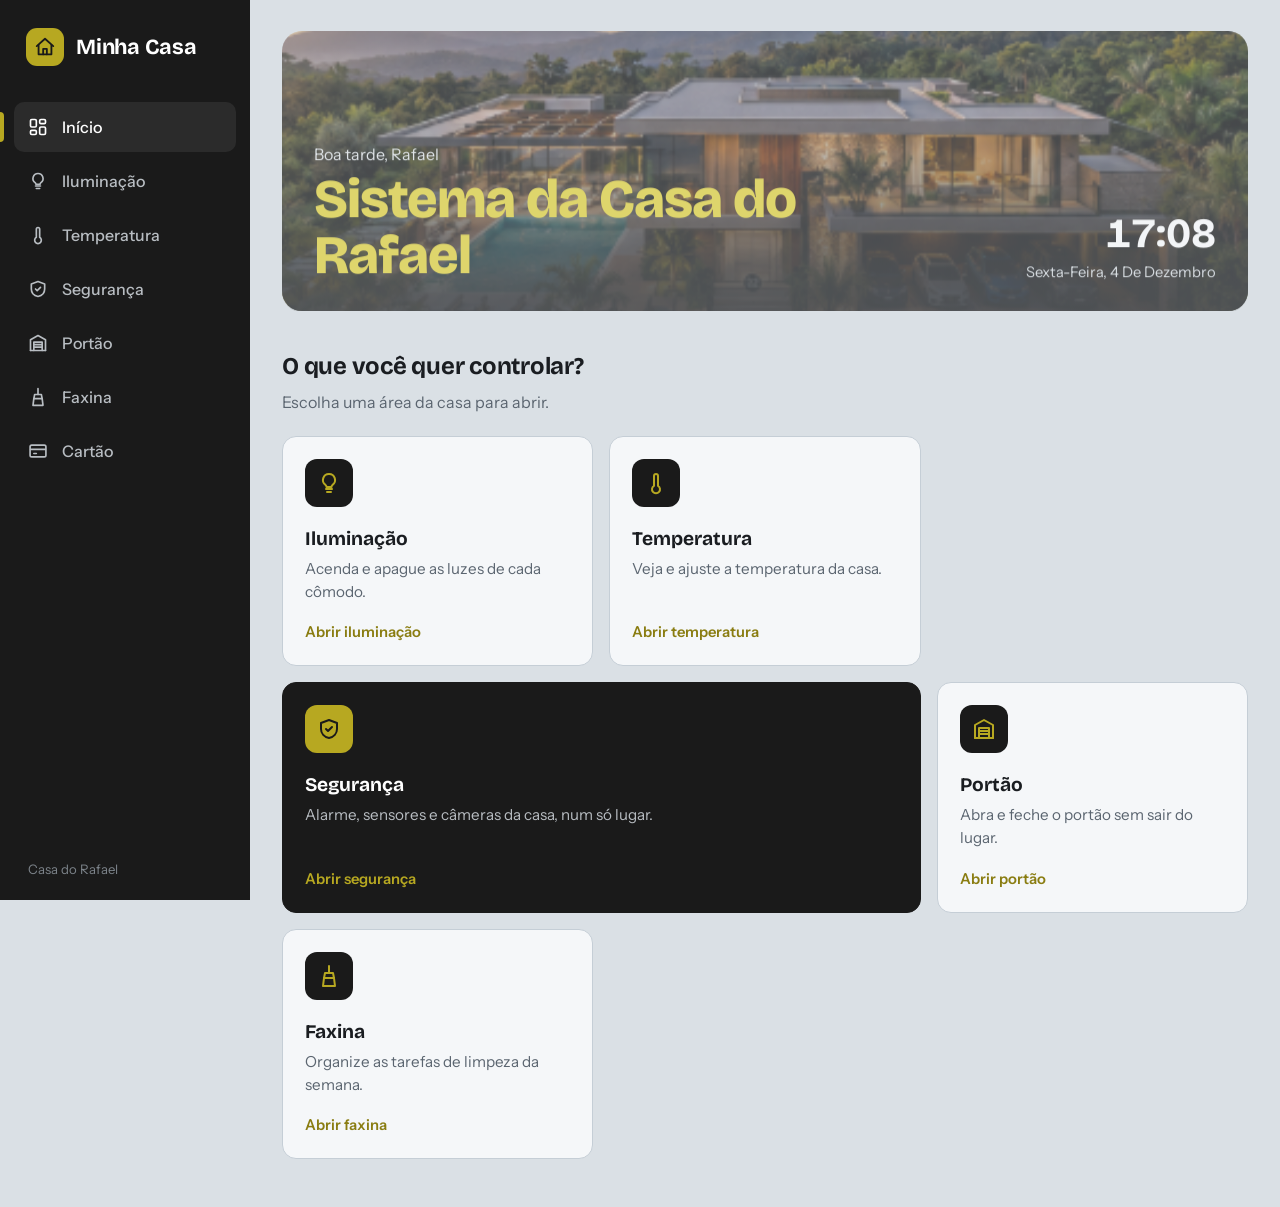
<file: index.html>
<!DOCTYPE html>
<html lang="pt-BR">
<head>
  <meta charset="UTF-8">
  <meta http-equiv="refresh" content="0; url=templates/index.html">
  <meta name="viewport" content="width=device-width, initial-scale=1.0">
  <title>Sistema da Casa</title>
  <link rel="canonical" href="templates/index.html">
</head>
<body>
  <p><a href="templates/index.html">Abrir o Sistema da Casa</a></p>
</body>
</html>
</file>
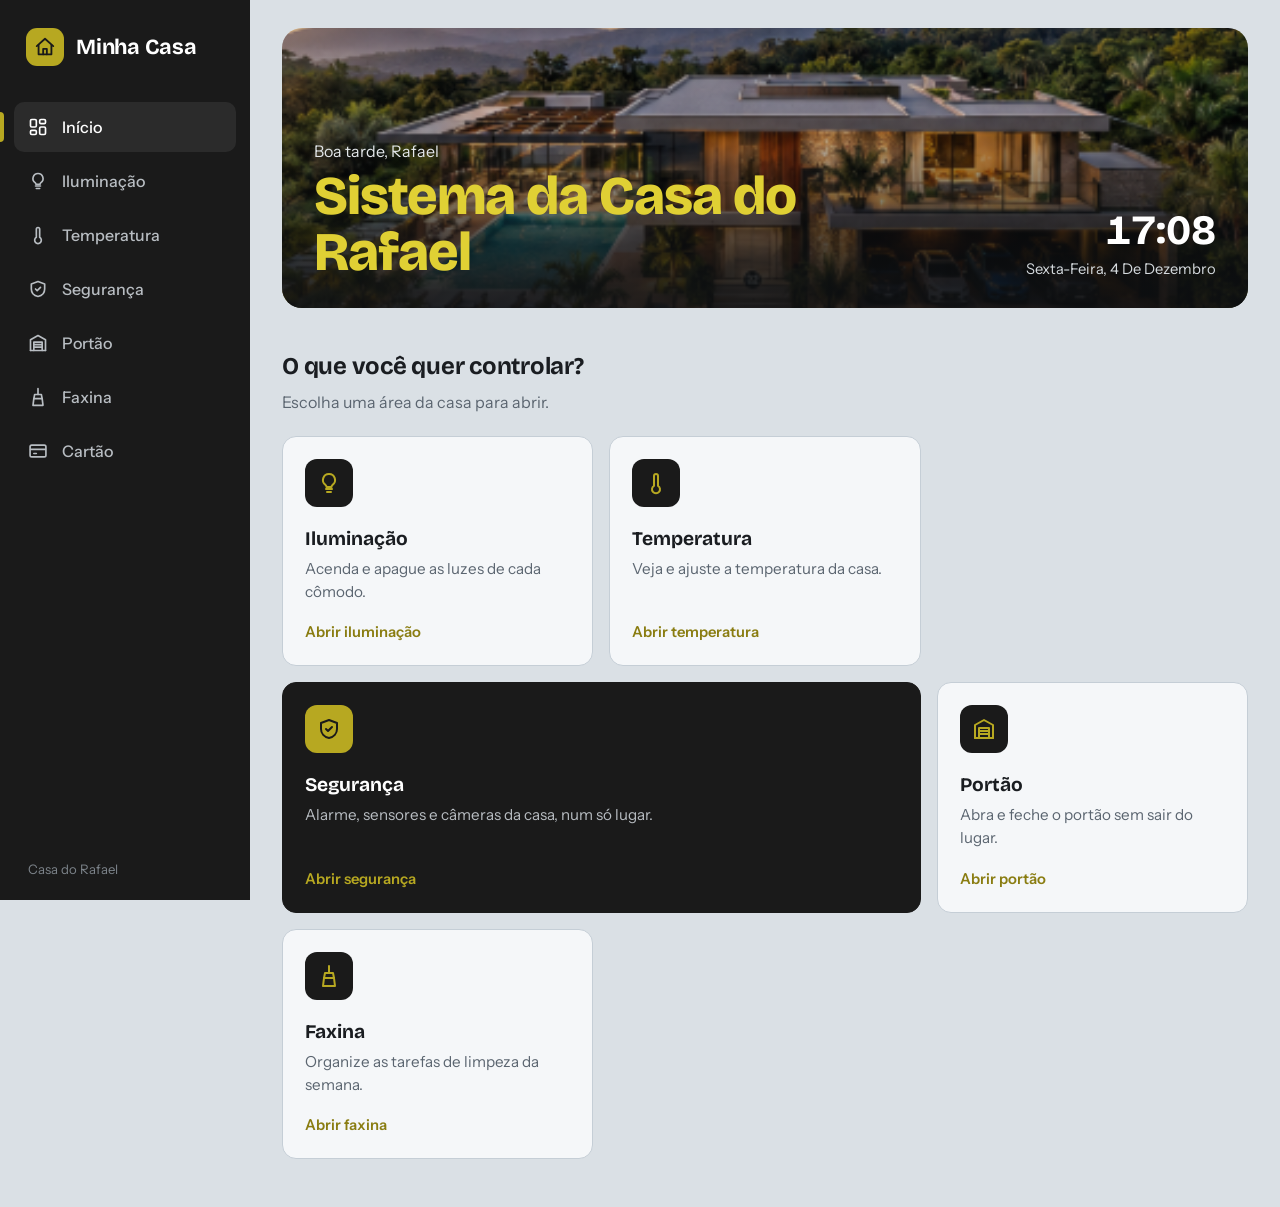
<file: templates/index.html>
<!DOCTYPE html>
<html lang="pt-BR">
<head>
    <meta charset="UTF-8">
    <meta name="viewport" content="width=device-width, initial-scale=1.0">
    <title>Sistema da Casa</title>

    <link rel="preconnect" href="https://fonts.googleapis.com">
    <link rel="preconnect" href="https://fonts.gstatic.com" crossorigin>
    <link href="https://fonts.googleapis.com/css2?family=Bricolage+Grotesque:opsz,wght@12..96,500;12..96,700;12..96,800&family=Instrument+Sans:wght@400;500;600&display=swap" rel="stylesheet">

    <link rel="stylesheet" href="../style/css/dashboard.css">
    <script src="../style/js/dashboard.js" defer></script>
</head>
<body>

  <!-- MENU LATERAL -->
  <nav class="sidebar" aria-label="Menu principal">
    <div class="logo">
      <span class="logo-marca" aria-hidden="true">
        <svg viewBox="0 0 24 24" fill="none" stroke="currentColor" stroke-width="2" stroke-linecap="round" stroke-linejoin="round"><path d="M3 11l9-8 9 8"/><path d="M5 10v10h14V10"/><path d="M10 20v-6h4v6"/></svg>
      </span>
      <span class="logo-texto">Minha Casa</span>
    </div>

    <ul>
      <li>
        <a href="index.html" aria-current="page">
          <svg viewBox="0 0 24 24" fill="none" stroke="currentColor" stroke-width="2" stroke-linecap="round" stroke-linejoin="round" aria-hidden="true"><rect x="3" y="3" width="7" height="9" rx="1.5"/><rect x="14" y="3" width="7" height="5" rx="1.5"/><rect x="14" y="12" width="7" height="9" rx="1.5"/><rect x="3" y="16" width="7" height="5" rx="1.5"/></svg>
          <span>Início</span>
        </a>
      </li>
      <li>
        <a href="iluminacao.html">
          <svg viewBox="0 0 24 24" fill="none" stroke="currentColor" stroke-width="2" stroke-linecap="round" stroke-linejoin="round" aria-hidden="true"><path d="M9 18h6"/><path d="M10 21h4"/><path d="M12 3a6 6 0 0 0-3.5 10.9c.6.5 1 1.2 1 2.1h5c0-.9.4-1.6 1-2.1A6 6 0 0 0 12 3z"/></svg>
          <span>Iluminação</span>
        </a>
      </li>
      <li>
        <a href="temperatura.html">
          <svg viewBox="0 0 24 24" fill="none" stroke="currentColor" stroke-width="2" stroke-linecap="round" stroke-linejoin="round" aria-hidden="true"><path d="M14 14.8V5a2 2 0 0 0-4 0v9.8a4 4 0 1 0 4 0z"/></svg>
          <span>Temperatura</span>
        </a>
      </li>
      <li>
        <a href="seguranca.html">
          <svg viewBox="0 0 24 24" fill="none" stroke="currentColor" stroke-width="2" stroke-linecap="round" stroke-linejoin="round" aria-hidden="true"><path d="M12 3l8 3v6c0 4.5-3.2 8-8 9-4.8-1-8-4.5-8-9V6l8-3z"/><path d="M9 12l2 2 4-4"/></svg>
          <span>Segurança</span>
        </a>
      </li>
      <li>
        <a href="portao.html">
          <svg viewBox="0 0 24 24" fill="none" stroke="currentColor" stroke-width="2" stroke-linecap="round" stroke-linejoin="round" aria-hidden="true"><path d="M3 21V8l9-5 9 5v13"/><path d="M3 21h18"/><path d="M7 21V11h10v10"/><path d="M7 14h10"/><path d="M7 17h10"/></svg>
          <span>Portão</span>
        </a>
      </li>
      <li>
        <a href="faxina.html">
          <svg viewBox="0 0 24 24" fill="none" stroke="currentColor" stroke-width="2" stroke-linecap="round" stroke-linejoin="round" aria-hidden="true"><path d="M12 2v7"/><path d="M8 9h8l1 5H7l1-5z"/><path d="M7 14l-1 8h12l-1-8"/></svg>
          <span>Faxina</span>
        </a>
      </li>
      <li><a href="card.html"><svg viewBox="0 0 24 24" fill="none" stroke="currentColor" stroke-width="2" stroke-linecap="round" stroke-linejoin="round" aria-hidden="true"><rect x="2.5" y="5" width="19" height="14" rx="2"/><path d="M3 10h18M7 15h3"/></svg><span>Cartão</span></a></li>
    </ul>

    <div class="rodape">Casa do Rafael</div>
  </nav>

  <!-- CONTEÚDO -->
  <main class="conteudo-principal">

    <header class="hero">
      <img src="../arquivos/imglateral.png" alt="Imagem da casa do Rafael" class="lateral">

      <div class="hero-texto">
        <div>
          <p class="saudacao" id="saudacao">Olá, Rafael</p>
          <h1 class="titulo">Sistema da Casa do Rafael</h1>
        </div>
        <div class="relogio" aria-live="off">
          <span class="hora" id="hora">--:--</span>
          <span class="data" id="data"></span>
        </div>
      </div>
    </header>

    <h2 class="secao-titulo">O que você quer controlar?</h2>
    <p class="secao-sub">Escolha uma área da casa para abrir.</p>

    <section class="modulos" aria-label="Áreas da casa">

      <a class="modulo" href="iluminacao.html">
        <span class="icone" aria-hidden="true">
          <svg viewBox="0 0 24 24" fill="none" stroke="currentColor" stroke-width="2" stroke-linecap="round" stroke-linejoin="round"><path d="M9 18h6"/><path d="M10 21h4"/><path d="M12 3a6 6 0 0 0-3.5 10.9c.6.5 1 1.2 1 2.1h5c0-.9.4-1.6 1-2.1A6 6 0 0 0 12 3z"/></svg>
        </span>
        <div>
          <h3>Iluminação</h3>
          <p>Acenda e apague as luzes de cada cômodo.</p>
        </div>
        <span class="abrir">Abrir iluminação</span>
      </a>

      <a class="modulo" href="temperatura.html">
        <span class="icone" aria-hidden="true">
          <svg viewBox="0 0 24 24" fill="none" stroke="currentColor" stroke-width="2" stroke-linecap="round" stroke-linejoin="round"><path d="M14 14.8V5a2 2 0 0 0-4 0v9.8a4 4 0 1 0 4 0z"/></svg>
        </span>
        <div>
          <h3>Temperatura</h3>
          <p>Veja e ajuste a temperatura da casa.</p>
        </div>
        <span class="abrir">Abrir temperatura</span>
      </a>

      <a class="modulo destaque" href="seguranca.html">
        <span class="icone" aria-hidden="true">
          <svg viewBox="0 0 24 24" fill="none" stroke="currentColor" stroke-width="2" stroke-linecap="round" stroke-linejoin="round"><path d="M12 3l8 3v6c0 4.5-3.2 8-8 9-4.8-1-8-4.5-8-9V6l8-3z"/><path d="M9 12l2 2 4-4"/></svg>
        </span>
        <div>
          <h3>Segurança</h3>
          <p>Alarme, sensores e câmeras da casa, num só lugar.</p>
        </div>
        <span class="abrir">Abrir segurança</span>
      </a>

      <a class="modulo" href="portao.html">
        <span class="icone" aria-hidden="true">
          <svg viewBox="0 0 24 24" fill="none" stroke="currentColor" stroke-width="2" stroke-linecap="round" stroke-linejoin="round"><path d="M3 21V8l9-5 9 5v13"/><path d="M3 21h18"/><path d="M7 21V11h10v10"/><path d="M7 14h10"/><path d="M7 17h10"/></svg>
        </span>
        <div>
          <h3>Portão</h3>
          <p>Abra e feche o portão sem sair do lugar.</p>
        </div>
        <span class="abrir">Abrir portão</span>
      </a>

      <a class="modulo" href="faxina.html">
        <span class="icone" aria-hidden="true">
          <svg viewBox="0 0 24 24" fill="none" stroke="currentColor" stroke-width="2" stroke-linecap="round" stroke-linejoin="round"><path d="M12 2v7"/><path d="M8 9h8l1 5H7l1-5z"/><path d="M7 14l-1 8h12l-1-8"/></svg>
        </span>
        <div>
          <h3>Faxina</h3>
          <p>Organize as tarefas de limpeza da semana.</p>
        </div>
        <span class="abrir">Abrir faxina</span>
      </a>

    </section>
  </main>

</body>
</html>
</file>
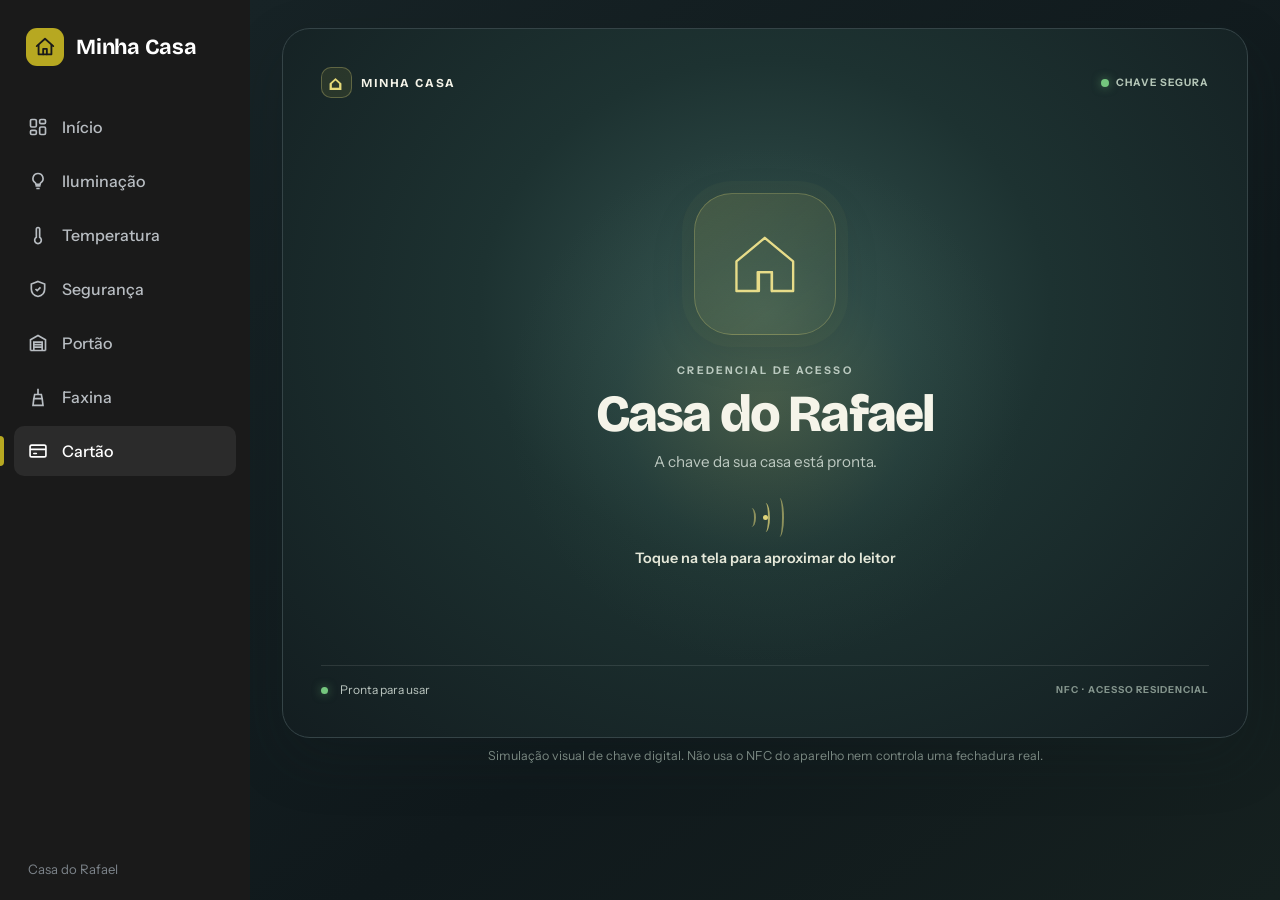
<file: templates/card.html>
﻿<!DOCTYPE html>
<html lang="pt-BR">
<head>
  <meta charset="UTF-8">
  <meta name="viewport" content="width=device-width, initial-scale=1.0">
  <title>Acesso por cartão | Sistema da Casa</title>
  <link rel="preconnect" href="https://fonts.googleapis.com">
  <link rel="preconnect" href="https://fonts.gstatic.com" crossorigin>
  <link href="https://fonts.googleapis.com/css2?family=Bricolage+Grotesque:opsz,wght@12..96,500;12..96,700;12..96,800&family=Instrument+Sans:wght@400;500;600&display=swap" rel="stylesheet">
  <link rel="stylesheet" href="../style/css/dashboard.css">
  <link rel="stylesheet" href="../style/css/card.css">
  <script src="../style/js/card.js" defer></script>
</head>
<body>
  <nav class="sidebar" aria-label="Menu principal">
    <div class="logo"><span class="logo-marca" aria-hidden="true"><svg viewBox="0 0 24 24" fill="none" stroke="currentColor" stroke-width="2" stroke-linecap="round" stroke-linejoin="round"><path d="M3 11l9-8 9 8"/><path d="M5 10v10h14V10"/><path d="M10 20v-6h4v6"/></svg></span><span class="logo-texto">Minha Casa</span></div>
    <ul>
      <li><a href="index.html"><svg viewBox="0 0 24 24" fill="none" stroke="currentColor" stroke-width="2" aria-hidden="true"><rect x="3" y="3" width="7" height="9" rx="1.5"/><rect x="14" y="3" width="7" height="5" rx="1.5"/><rect x="14" y="12" width="7" height="9" rx="1.5"/><rect x="3" y="16" width="7" height="5" rx="1.5"/></svg><span>Início</span></a></li>
      <li><a href="iluminacao.html"><svg viewBox="0 0 24 24" fill="none" stroke="currentColor" stroke-width="2" aria-hidden="true"><path d="M9 18h6M10 21h4M12 3a6 6 0 0 0-3.5 10.9c.6.5 1 1.2 1 2.1h5c0-.9.4-1.6 1-2.1A6 6 0 0 0 12 3z"/></svg><span>Iluminação</span></a></li>
      <li><a href="temperatura.html"><svg viewBox="0 0 24 24" fill="none" stroke="currentColor" stroke-width="2" aria-hidden="true"><path d="M14 14.8V5a2 2 0 0 0-4 0v9.8a4 4 0 1 0 4 0z"/></svg><span>Temperatura</span></a></li>
      <li><a href="seguranca.html"><svg viewBox="0 0 24 24" fill="none" stroke="currentColor" stroke-width="2" aria-hidden="true"><path d="M12 3l8 3v6c0 4.5-3.2 8-8 9-4.8-1-8-4.5-8-9V6l8-3z"/><path d="M9 12l2 2 4-4"/></svg><span>Segurança</span></a></li>
      <li><a href="portao.html"><svg viewBox="0 0 24 24" fill="none" stroke="currentColor" stroke-width="2" aria-hidden="true"><path d="M3 21V8l9-5 9 5v13M3 21h18M7 21V11h10v10M7 14h10M7 17h10"/></svg><span>Portão</span></a></li>
      <li><a href="faxina.html"><svg viewBox="0 0 24 24" fill="none" stroke="currentColor" stroke-width="2" aria-hidden="true"><path d="M12 2v7M8 9h8l1 5H7l1-5zM7 14l-1 8h12l-1-8"/></svg><span>Faxina</span></a></li>
      <li><a href="card.html" aria-current="page"><svg viewBox="0 0 24 24" fill="none" stroke="currentColor" stroke-width="2" stroke-linecap="round" stroke-linejoin="round" aria-hidden="true"><rect x="2.5" y="5" width="19" height="14" rx="2"/><path d="M3 10h18M7 15h3"/></svg><span>Cartão</span></a></li>
    </ul>
    <div class="rodape">Casa do Rafael</div>
  </nav>

  <main class="conteudo-principal">
    <section class="chave-tela" id="chave-tela" data-estado="pronta" aria-label="Credencial digital da casa">
      <div class="chave-brilho" aria-hidden="true"></div>
      <div class="chave-topo"><span class="marca-casa"><span class="marca-icone">⌂</span> MINHA CASA</span><span class="chave-segura"><i></i> CHAVE SEGURA</span></div>
      <div class="chave-centro">
        <div class="emblema-casa" aria-hidden="true"><svg viewBox="0 0 64 64"><path d="M8 30 32 10l24 20v25H38V39H26v16H8z"/><path d="M27 55V39h11v16"/></svg></div>
        <p class="chave-etiqueta">CREDENCIAL DE ACESSO</p>
        <h1 id="chave-titulo">Casa do Rafael</h1>
        <p class="chave-subtitulo" id="chave-subtitulo">A chave da sua casa está pronta.</p>
        <div class="nfc-simbolo" aria-hidden="true"><i></i><i></i><i></i><span></span></div>
        <p class="chave-instrucao" id="chave-instrucao">Toque na tela para aproximar do leitor</p>
      </div>
      <div class="chave-rodape"><span class="chave-ponto"></span><span id="chave-status" aria-live="polite">Pronta para usar</span><span class="chave-ajuda">NFC · ACESSO RESIDENCIAL</span></div>
      <button class="chave-toque" id="chave-toque" type="button" aria-label="Aproximar a credencial digital do leitor"> </button>
    </section>
    <p class="aviso-simulacao">Simulação visual de chave digital. Não usa o NFC do aparelho nem controla uma fechadura real.</p>
  </main>
</body>
</html>
</file>
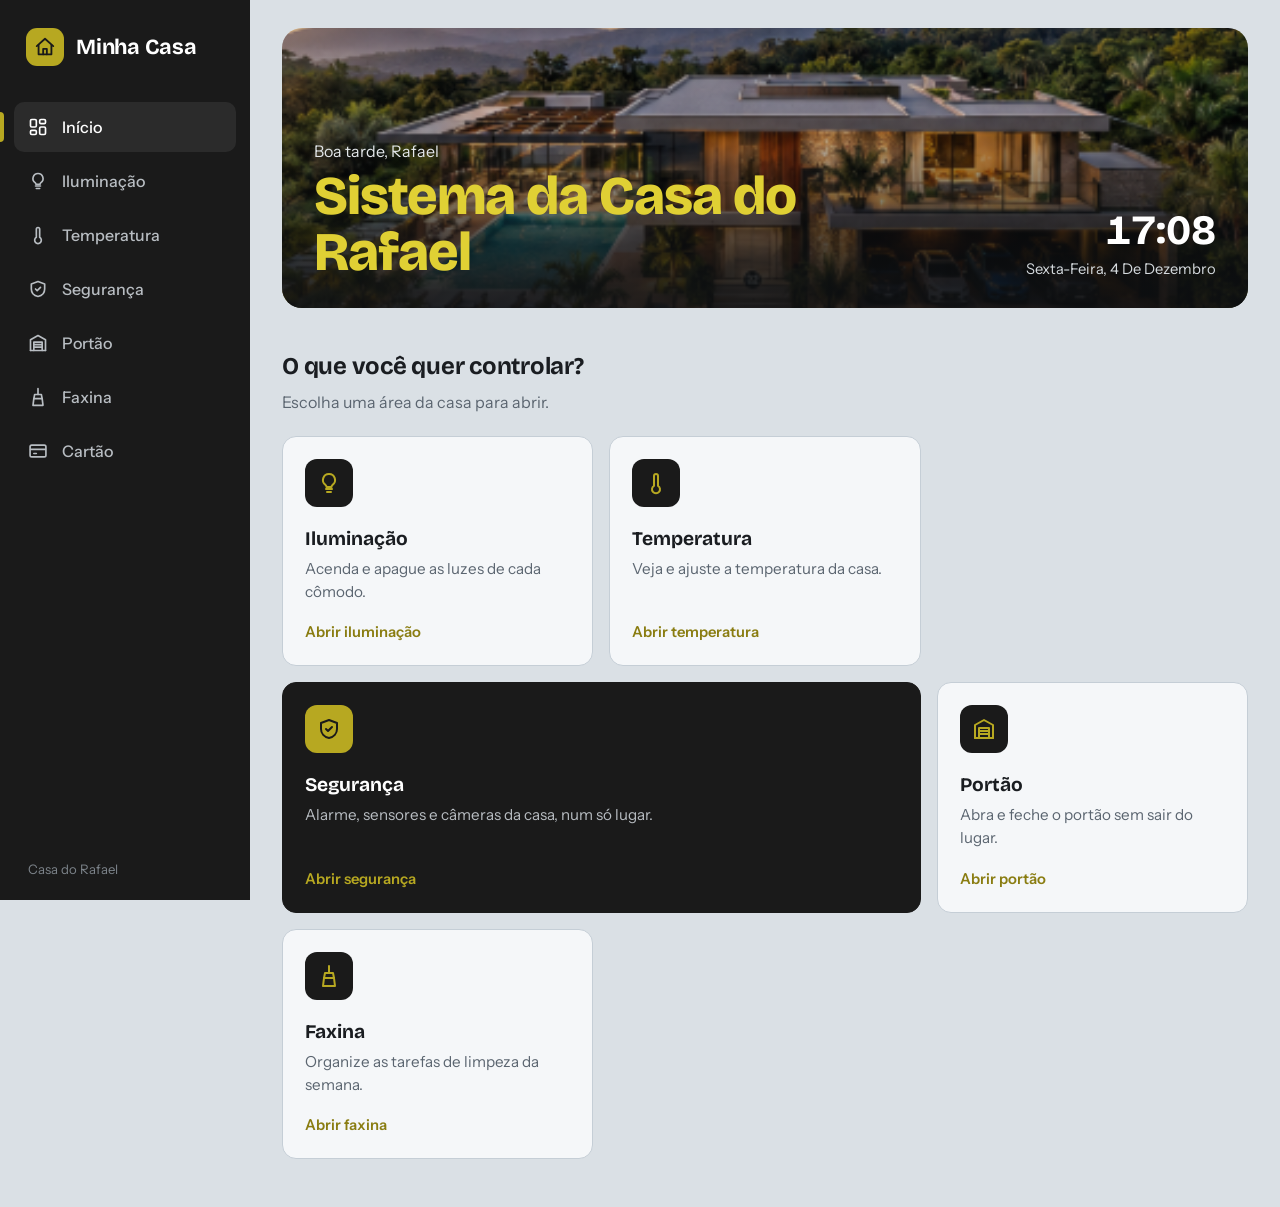
<file: templates/dashboard.html>
﻿<!DOCTYPE html>
<html lang="pt-BR">
<head>
    <meta charset="UTF-8">
    <meta name="viewport" content="width=device-width, initial-scale=1.0">
    <title>Sistema da Casa</title>

    <link rel="preconnect" href="https://fonts.googleapis.com">
    <link rel="preconnect" href="https://fonts.gstatic.com" crossorigin>
    <link href="https://fonts.googleapis.com/css2?family=Bricolage+Grotesque:opsz,wght@12..96,500;12..96,700;12..96,800&family=Instrument+Sans:wght@400;500;600&display=swap" rel="stylesheet">

    <link rel="stylesheet" href="../style/css/dashboard.css">
    <script src="../style/js/dashboard.js" defer></script>
</head>
<body>

  <!-- MENU LATERAL -->
  <nav class="sidebar" aria-label="Menu principal">
    <div class="logo">
      <span class="logo-marca" aria-hidden="true">
        <svg viewBox="0 0 24 24" fill="none" stroke="currentColor" stroke-width="2" stroke-linecap="round" stroke-linejoin="round"><path d="M3 11l9-8 9 8"/><path d="M5 10v10h14V10"/><path d="M10 20v-6h4v6"/></svg>
      </span>
      <span class="logo-texto">Minha Casa</span>
    </div>

    <ul>
      <li>
        <a href="dashboard.html" aria-current="page">
          <svg viewBox="0 0 24 24" fill="none" stroke="currentColor" stroke-width="2" stroke-linecap="round" stroke-linejoin="round" aria-hidden="true"><rect x="3" y="3" width="7" height="9" rx="1.5"/><rect x="14" y="3" width="7" height="5" rx="1.5"/><rect x="14" y="12" width="7" height="9" rx="1.5"/><rect x="3" y="16" width="7" height="5" rx="1.5"/></svg>
          <span>Início</span>
        </a>
      </li>
      <li>
        <a href="../templates/iluminacao.html">
          <svg viewBox="0 0 24 24" fill="none" stroke="currentColor" stroke-width="2" stroke-linecap="round" stroke-linejoin="round" aria-hidden="true"><path d="M9 18h6"/><path d="M10 21h4"/><path d="M12 3a6 6 0 0 0-3.5 10.9c.6.5 1 1.2 1 2.1h5c0-.9.4-1.6 1-2.1A6 6 0 0 0 12 3z"/></svg>
          <span>Iluminação</span>
        </a>
      </li>
      <li>
        <a href="../templates/temperatura.html">
          <svg viewBox="0 0 24 24" fill="none" stroke="currentColor" stroke-width="2" stroke-linecap="round" stroke-linejoin="round" aria-hidden="true"><path d="M14 14.8V5a2 2 0 0 0-4 0v9.8a4 4 0 1 0 4 0z"/></svg>
          <span>Temperatura</span>
        </a>
      </li>
      <li>
        <a href="../templates/seguranca.html">
          <svg viewBox="0 0 24 24" fill="none" stroke="currentColor" stroke-width="2" stroke-linecap="round" stroke-linejoin="round" aria-hidden="true"><path d="M12 3l8 3v6c0 4.5-3.2 8-8 9-4.8-1-8-4.5-8-9V6l8-3z"/><path d="M9 12l2 2 4-4"/></svg>
          <span>Segurança</span>
        </a>
      </li>
      <li>
        <a href="../templates/portao.html">
          <svg viewBox="0 0 24 24" fill="none" stroke="currentColor" stroke-width="2" stroke-linecap="round" stroke-linejoin="round" aria-hidden="true"><path d="M3 21V8l9-5 9 5v13"/><path d="M3 21h18"/><path d="M7 21V11h10v10"/><path d="M7 14h10"/><path d="M7 17h10"/></svg>
          <span>Portão</span>
        </a>
      </li>
      <li>
        <a href="../templates/faxina.html">
          <svg viewBox="0 0 24 24" fill="none" stroke="currentColor" stroke-width="2" stroke-linecap="round" stroke-linejoin="round" aria-hidden="true"><path d="M12 2v7"/><path d="M8 9h8l1 5H7l1-5z"/><path d="M7 14l-1 8h12l-1-8"/></svg>
          <span>Faxina</span>
        </a>
      </li>
      <li><a href="card.html"><svg viewBox="0 0 24 24" fill="none" stroke="currentColor" stroke-width="2" stroke-linecap="round" stroke-linejoin="round" aria-hidden="true"><rect x="2.5" y="5" width="19" height="14" rx="2"/><path d="M3 10h18M7 15h3"/></svg><span>Cartão</span></a></li>
    </ul>

    <div class="rodape">Casa do Rafael</div>
  </nav>

  <!-- CONTEÚDO -->
  <main class="conteudo-principal">

    <header class="hero">
      <img src="../arquivos/imglateral.png" alt="Imagem da casa do Rafael" class="lateral">

      <div class="hero-texto">
        <div>
          <p class="saudacao" id="saudacao">Olá, Rafael</p>
          <h1 class="titulo">Sistema da Casa do Rafael</h1>
        </div>
        <div class="relogio" aria-live="off">
          <span class="hora" id="hora">--:--</span>
          <span class="data" id="data"></span>
        </div>
      </div>
    </header>

    <h2 class="secao-titulo">O que você quer controlar?</h2>
    <p class="secao-sub">Escolha uma área da casa para abrir.</p>

    <section class="modulos" aria-label="Áreas da casa">

      <a class="modulo" href="../templates/iluminacao.html">
        <span class="icone" aria-hidden="true">
          <svg viewBox="0 0 24 24" fill="none" stroke="currentColor" stroke-width="2" stroke-linecap="round" stroke-linejoin="round"><path d="M9 18h6"/><path d="M10 21h4"/><path d="M12 3a6 6 0 0 0-3.5 10.9c.6.5 1 1.2 1 2.1h5c0-.9.4-1.6 1-2.1A6 6 0 0 0 12 3z"/></svg>
        </span>
        <div>
          <h3>Iluminação</h3>
          <p>Acenda e apague as luzes de cada cômodo.</p>
        </div>
        <span class="abrir">Abrir iluminação</span>
      </a>

      <a class="modulo" href="../templates/temperatura.html">
        <span class="icone" aria-hidden="true">
          <svg viewBox="0 0 24 24" fill="none" stroke="currentColor" stroke-width="2" stroke-linecap="round" stroke-linejoin="round"><path d="M14 14.8V5a2 2 0 0 0-4 0v9.8a4 4 0 1 0 4 0z"/></svg>
        </span>
        <div>
          <h3>Temperatura</h3>
          <p>Veja e ajuste a temperatura da casa.</p>
        </div>
        <span class="abrir">Abrir temperatura</span>
      </a>

      <a class="modulo destaque" href="../templates/seguranca.html">
        <span class="icone" aria-hidden="true">
          <svg viewBox="0 0 24 24" fill="none" stroke="currentColor" stroke-width="2" stroke-linecap="round" stroke-linejoin="round"><path d="M12 3l8 3v6c0 4.5-3.2 8-8 9-4.8-1-8-4.5-8-9V6l8-3z"/><path d="M9 12l2 2 4-4"/></svg>
        </span>
        <div>
          <h3>Segurança</h3>
          <p>Alarme, sensores e câmeras da casa, num só lugar.</p>
        </div>
        <span class="abrir">Abrir segurança</span>
      </a>

      <a class="modulo" href="../templates/portao.html">
        <span class="icone" aria-hidden="true">
          <svg viewBox="0 0 24 24" fill="none" stroke="currentColor" stroke-width="2" stroke-linecap="round" stroke-linejoin="round"><path d="M3 21V8l9-5 9 5v13"/><path d="M3 21h18"/><path d="M7 21V11h10v10"/><path d="M7 14h10"/><path d="M7 17h10"/></svg>
        </span>
        <div>
          <h3>Portão</h3>
          <p>Abra e feche o portão sem sair do lugar.</p>
        </div>
        <span class="abrir">Abrir portão</span>
      </a>

      <a class="modulo" href="../templates/faxina.html">
        <span class="icone" aria-hidden="true">
          <svg viewBox="0 0 24 24" fill="none" stroke="currentColor" stroke-width="2" stroke-linecap="round" stroke-linejoin="round"><path d="M12 2v7"/><path d="M8 9h8l1 5H7l1-5z"/><path d="M7 14l-1 8h12l-1-8"/></svg>
        </span>
        <div>
          <h3>Faxina</h3>
          <p>Organize as tarefas de limpeza da semana.</p>
        </div>
        <span class="abrir">Abrir faxina</span>
      </a>

    </section>
  </main>

</body>
</html>
</file>
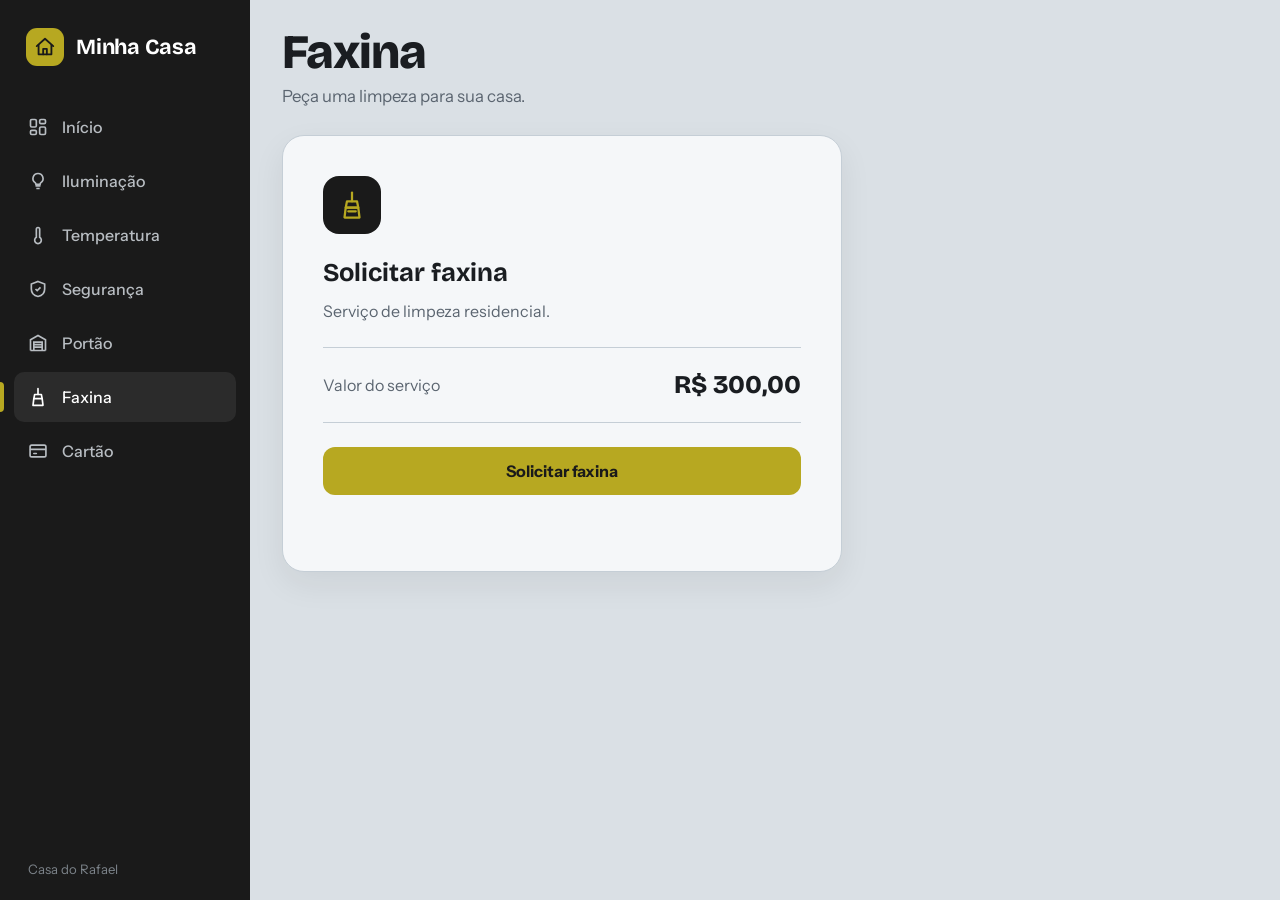
<file: templates/faxina.html>
﻿<!DOCTYPE html>
<html lang="pt-BR">
<head>
  <meta charset="UTF-8">
  <meta name="viewport" content="width=device-width, initial-scale=1.0">
  <title>Faxina | Sistema da Casa</title>
  <link rel="preconnect" href="https://fonts.googleapis.com">
  <link rel="preconnect" href="https://fonts.gstatic.com" crossorigin>
  <link href="https://fonts.googleapis.com/css2?family=Bricolage+Grotesque:opsz,wght@12..96,500;12..96,700;12..96,800&family=Instrument+Sans:wght@400;500;600&display=swap" rel="stylesheet">
  <link rel="stylesheet" href="../style/css/dashboard.css">
  <link rel="stylesheet" href="../style/css/faxina.css">
  <script src="../style/js/faxina.js" defer></script>
</head>
<body>
  <nav class="sidebar" aria-label="Menu principal">
    <div class="logo">
      <span class="logo-marca" aria-hidden="true"><svg viewBox="0 0 24 24" fill="none" stroke="currentColor" stroke-width="2" stroke-linecap="round" stroke-linejoin="round"><path d="M3 11l9-8 9 8"/><path d="M5 10v10h14V10"/><path d="M10 20v-6h4v6"/></svg></span>
      <span class="logo-texto">Minha Casa</span>
    </div>
    <ul>
      <li><a href="index.html"><svg viewBox="0 0 24 24" fill="none" stroke="currentColor" stroke-width="2" aria-hidden="true"><rect x="3" y="3" width="7" height="9" rx="1.5"/><rect x="14" y="3" width="7" height="5" rx="1.5"/><rect x="14" y="12" width="7" height="9" rx="1.5"/><rect x="3" y="16" width="7" height="5" rx="1.5"/></svg><span>Início</span></a></li>
      <li><a href="iluminacao.html"><svg viewBox="0 0 24 24" fill="none" stroke="currentColor" stroke-width="2" aria-hidden="true"><path d="M9 18h6M10 21h4M12 3a6 6 0 0 0-3.5 10.9c.6.5 1 1.2 1 2.1h5c0-.9.4-1.6 1-2.1A6 6 0 0 0 12 3z"/></svg><span>Iluminação</span></a></li>
      <li><a href="temperatura.html"><svg viewBox="0 0 24 24" fill="none" stroke="currentColor" stroke-width="2" aria-hidden="true"><path d="M14 14.8V5a2 2 0 0 0-4 0v9.8a4 4 0 1 0 4 0z"/></svg><span>Temperatura</span></a></li>
      <li><a href="seguranca.html"><svg viewBox="0 0 24 24" fill="none" stroke="currentColor" stroke-width="2" aria-hidden="true"><path d="M12 3l8 3v6c0 4.5-3.2 8-8 9-4.8-1-8-4.5-8-9V6l8-3z"/><path d="M9 12l2 2 4-4"/></svg><span>Segurança</span></a></li>
      <li><a href="portao.html"><svg viewBox="0 0 24 24" fill="none" stroke="currentColor" stroke-width="2" aria-hidden="true"><path d="M3 21V8l9-5 9 5v13M3 21h18M7 21V11h10v10M7 14h10M7 17h10"/></svg><span>Portão</span></a></li>
      <li><a href="faxina.html" aria-current="page"><svg viewBox="0 0 24 24" fill="none" stroke="currentColor" stroke-width="2" stroke-linecap="round" stroke-linejoin="round" aria-hidden="true"><path d="M12 2v7"/><path d="M8 9h8l1 5H7l1-5z"/><path d="M7 14l-1 8h12l-1-8"/></svg><span>Faxina</span></a></li>
      <li><a href="card.html"><svg viewBox="0 0 24 24" fill="none" stroke="currentColor" stroke-width="2" stroke-linecap="round" stroke-linejoin="round" aria-hidden="true"><rect x="2.5" y="5" width="19" height="14" rx="2"/><path d="M3 10h18M7 15h3"/></svg><span>Cartão</span></a></li>
    </ul>
    <div class="rodape">Casa do Rafael</div>
  </nav>

  <main class="conteudo-principal">
    <header class="pagina-topo">
      <h1 class="pagina-titulo">Faxina</h1>
      <p class="resumo">Peça uma limpeza para sua casa.</p>
    </header>
    <section class="faxina-cartao" aria-labelledby="faxina-titulo">
      <div class="faxina-icone" aria-hidden="true"><svg viewBox="0 0 24 24" fill="none" stroke="currentColor" stroke-width="1.8" stroke-linecap="round" stroke-linejoin="round"><path d="M12 2v7"/><path d="M8 9h8l1 5H7l1-5z"/><path d="M7 14l-1 8h12l-1-8z"/><path d="M9 17h6"/></svg></div>
      <h2 id="faxina-titulo">Solicitar faxina</h2>
      <p class="faxina-descricao">Serviço de limpeza residencial.</p>
      <p class="faxina-preco"><span>Valor do serviço</span><strong>R$ 300,00</strong></p>
      <button class="faxina-botao" id="solicitar-faxina" type="button">Solicitar faxina</button>
      <p class="faxina-status" id="faxina-status" aria-live="polite"></p>
    </section>
  </main>
</body>
</html>
</file>
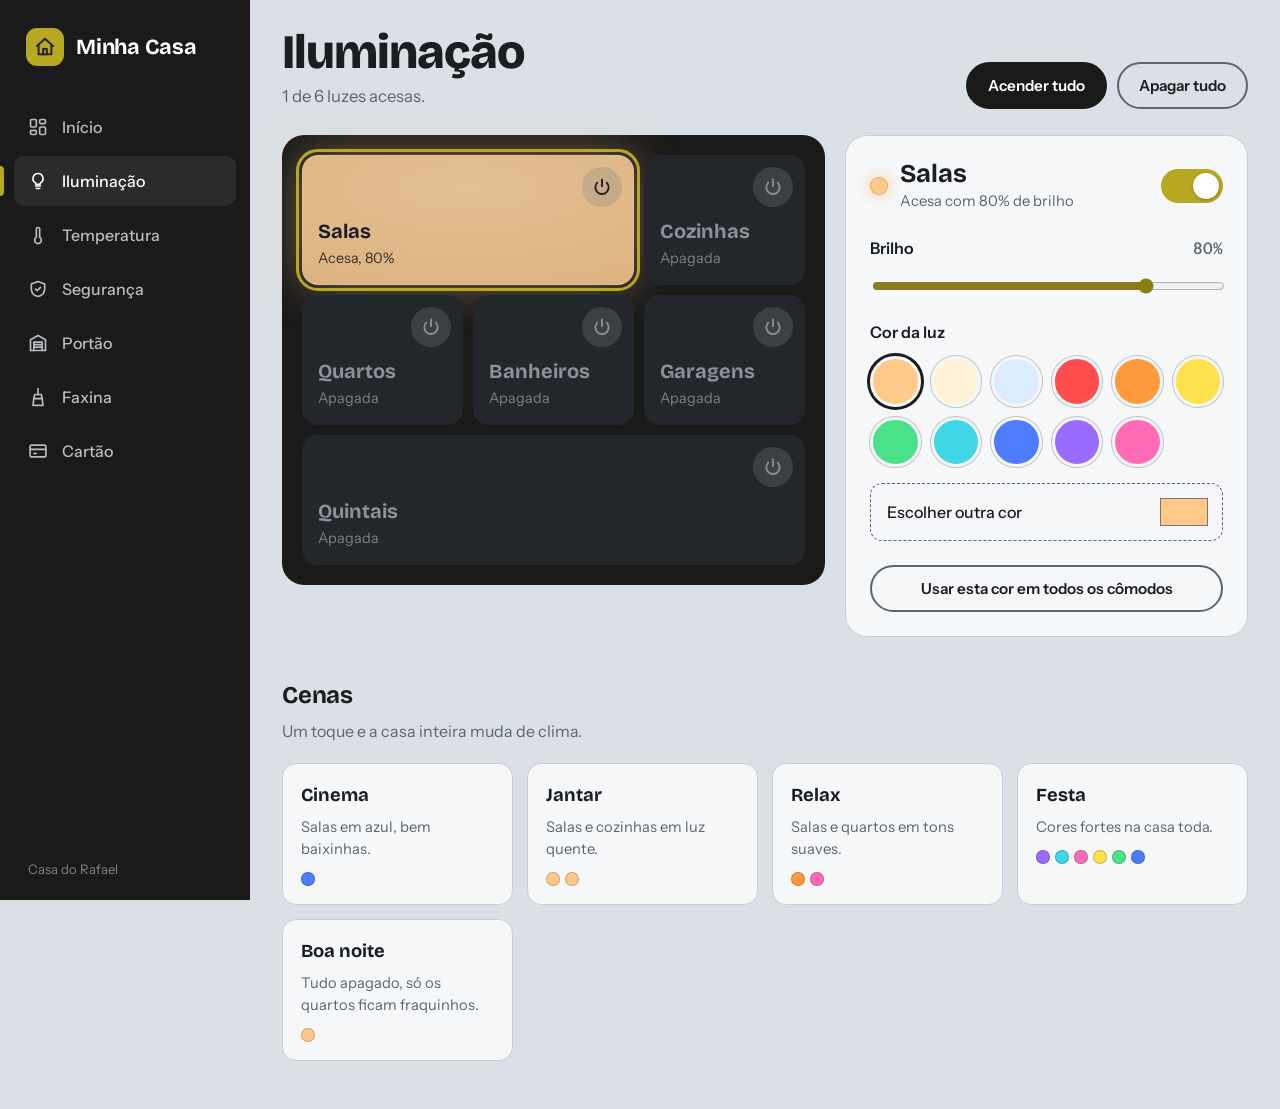
<file: templates/iluminacao.html>
﻿<!DOCTYPE html>
<html lang="pt-BR">
<head>
    <meta charset="UTF-8">
    <meta name="viewport" content="width=device-width, initial-scale=1.0">
    <title>Iluminação | Sistema da Casa</title>

    <link rel="preconnect" href="https://fonts.googleapis.com">
    <link rel="preconnect" href="https://fonts.gstatic.com" crossorigin>
    <link href="https://fonts.googleapis.com/css2?family=Bricolage+Grotesque:opsz,wght@12..96,500;12..96,700;12..96,800&family=Instrument+Sans:wght@400;500;600&display=swap" rel="stylesheet">

    <link rel="stylesheet" href="../style/css/dashboard.css">
    <link rel="stylesheet" href="../style/css/iluminacao.css">
    <script src="../style/js/iluminacao.js" defer></script>
</head>
<body>

  <!-- MENU LATERAL (igual ao do dashboard) -->
  <nav class="sidebar" aria-label="Menu principal">
    <div class="logo">
      <span class="logo-marca" aria-hidden="true">
        <svg viewBox="0 0 24 24" fill="none" stroke="currentColor" stroke-width="2" stroke-linecap="round" stroke-linejoin="round"><path d="M3 11l9-8 9 8"/><path d="M5 10v10h14V10"/><path d="M10 20v-6h4v6"/></svg>
      </span>
      <span class="logo-texto">Minha Casa</span>
    </div>

    <ul>
      <li>
        <a href="index.html">
          <svg viewBox="0 0 24 24" fill="none" stroke="currentColor" stroke-width="2" stroke-linecap="round" stroke-linejoin="round" aria-hidden="true"><rect x="3" y="3" width="7" height="9" rx="1.5"/><rect x="14" y="3" width="7" height="5" rx="1.5"/><rect x="14" y="12" width="7" height="9" rx="1.5"/><rect x="3" y="16" width="7" height="5" rx="1.5"/></svg>
          <span>Início</span>
        </a>
      </li>
      <li>
        <a href="iluminacao.html" aria-current="page">
          <svg viewBox="0 0 24 24" fill="none" stroke="currentColor" stroke-width="2" stroke-linecap="round" stroke-linejoin="round" aria-hidden="true"><path d="M9 18h6"/><path d="M10 21h4"/><path d="M12 3a6 6 0 0 0-3.5 10.9c.6.5 1 1.2 1 2.1h5c0-.9.4-1.6 1-2.1A6 6 0 0 0 12 3z"/></svg>
          <span>Iluminação</span>
        </a>
      </li>
      <li>
        <a href="temperatura.html">
          <svg viewBox="0 0 24 24" fill="none" stroke="currentColor" stroke-width="2" stroke-linecap="round" stroke-linejoin="round" aria-hidden="true"><path d="M14 14.8V5a2 2 0 0 0-4 0v9.8a4 4 0 1 0 4 0z"/></svg>
          <span>Temperatura</span>
        </a>
      </li>
      <li>
        <a href="seguranca.html">
          <svg viewBox="0 0 24 24" fill="none" stroke="currentColor" stroke-width="2" stroke-linecap="round" stroke-linejoin="round" aria-hidden="true"><path d="M12 3l8 3v6c0 4.5-3.2 8-8 9-4.8-1-8-4.5-8-9V6l8-3z"/><path d="M9 12l2 2 4-4"/></svg>
          <span>Segurança</span>
        </a>
      </li>
      <li>
        <a href="portao.html">
          <svg viewBox="0 0 24 24" fill="none" stroke="currentColor" stroke-width="2" stroke-linecap="round" stroke-linejoin="round" aria-hidden="true"><path d="M3 21V8l9-5 9 5v13"/><path d="M3 21h18"/><path d="M7 21V11h10v10"/><path d="M7 14h10"/><path d="M7 17h10"/></svg>
          <span>Portão</span>
        </a>
      </li>
      <li>
        <a href="faxina.html">
          <svg viewBox="0 0 24 24" fill="none" stroke="currentColor" stroke-width="2" stroke-linecap="round" stroke-linejoin="round" aria-hidden="true"><path d="M12 2v7"/><path d="M8 9h8l1 5H7l1-5z"/><path d="M7 14l-1 8h12l-1-8"/></svg>
          <span>Faxina</span>
        </a>
      </li>
      <li><a href="card.html"><svg viewBox="0 0 24 24" fill="none" stroke="currentColor" stroke-width="2" stroke-linecap="round" stroke-linejoin="round" aria-hidden="true"><rect x="2.5" y="5" width="19" height="14" rx="2"/><path d="M3 10h18M7 15h3"/></svg><span>Cartão</span></a></li>
    </ul>

    <div class="rodape">Casa do Rafael</div>
  </nav>

  <!-- CONTEÚDO -->
  <main class="conteudo-principal">

    <header class="pagina-topo">
      <div>
        <h1 class="pagina-titulo">Iluminação</h1>
        <p class="resumo" id="resumo" aria-live="polite">Carregando…</p>
      </div>

      <div class="acoes-gerais">
        <button type="button" class="btn" id="acender-tudo">Acender tudo</button>
        <button type="button" class="btn sec" id="apagar-tudo">Apagar tudo</button>
      </div>
    </header>

    <div class="painel">

      <!-- Planta da casa -->
      <section class="planta" aria-label="Cômodos da casa">
        <div class="planta-grade" id="planta-grade"></div>
      </section>

      <!-- Controle do cômodo selecionado -->
      <section class="controle" aria-labelledby="controle-nome">
        <div class="controle-topo">
          <div class="controle-nome">
            <span class="controle-ponto" id="controle-ponto" aria-hidden="true"></span>
            <div>
              <h2 id="controle-nome">Salas</h2>
              <p class="controle-estado" id="controle-estado"></p>
            </div>
          </div>
          <button type="button" class="interruptor" id="interruptor" role="switch" aria-checked="false"></button>
        </div>

        <div class="campo">
          <label class="campo-rotulo" for="brilho">
            Brilho <output id="brilho-valor" for="brilho">80%</output>
          </label>
          <input type="range" id="brilho" min="5" max="100" step="1" value="80">
        </div>

        <fieldset class="campo">
          <legend class="campo-rotulo">Cor da luz</legend>
          <div class="cores" id="cores"></div>

          <label class="cor-custom">
            Escolher outra cor
            <input type="color" id="cor-custom" value="#ffc98a">
          </label>
        </fieldset>

        <button type="button" class="btn sec" id="aplicar-todos">Usar esta cor em todos os cômodos</button>
      </section>
    </div>

    <h2 class="cenas-titulo">Cenas</h2>
    <p class="cenas-sub">Um toque e a casa inteira muda de clima.</p>
    <div class="cenas" id="cenas"></div>

  </main>

</body>
</html>
</file>
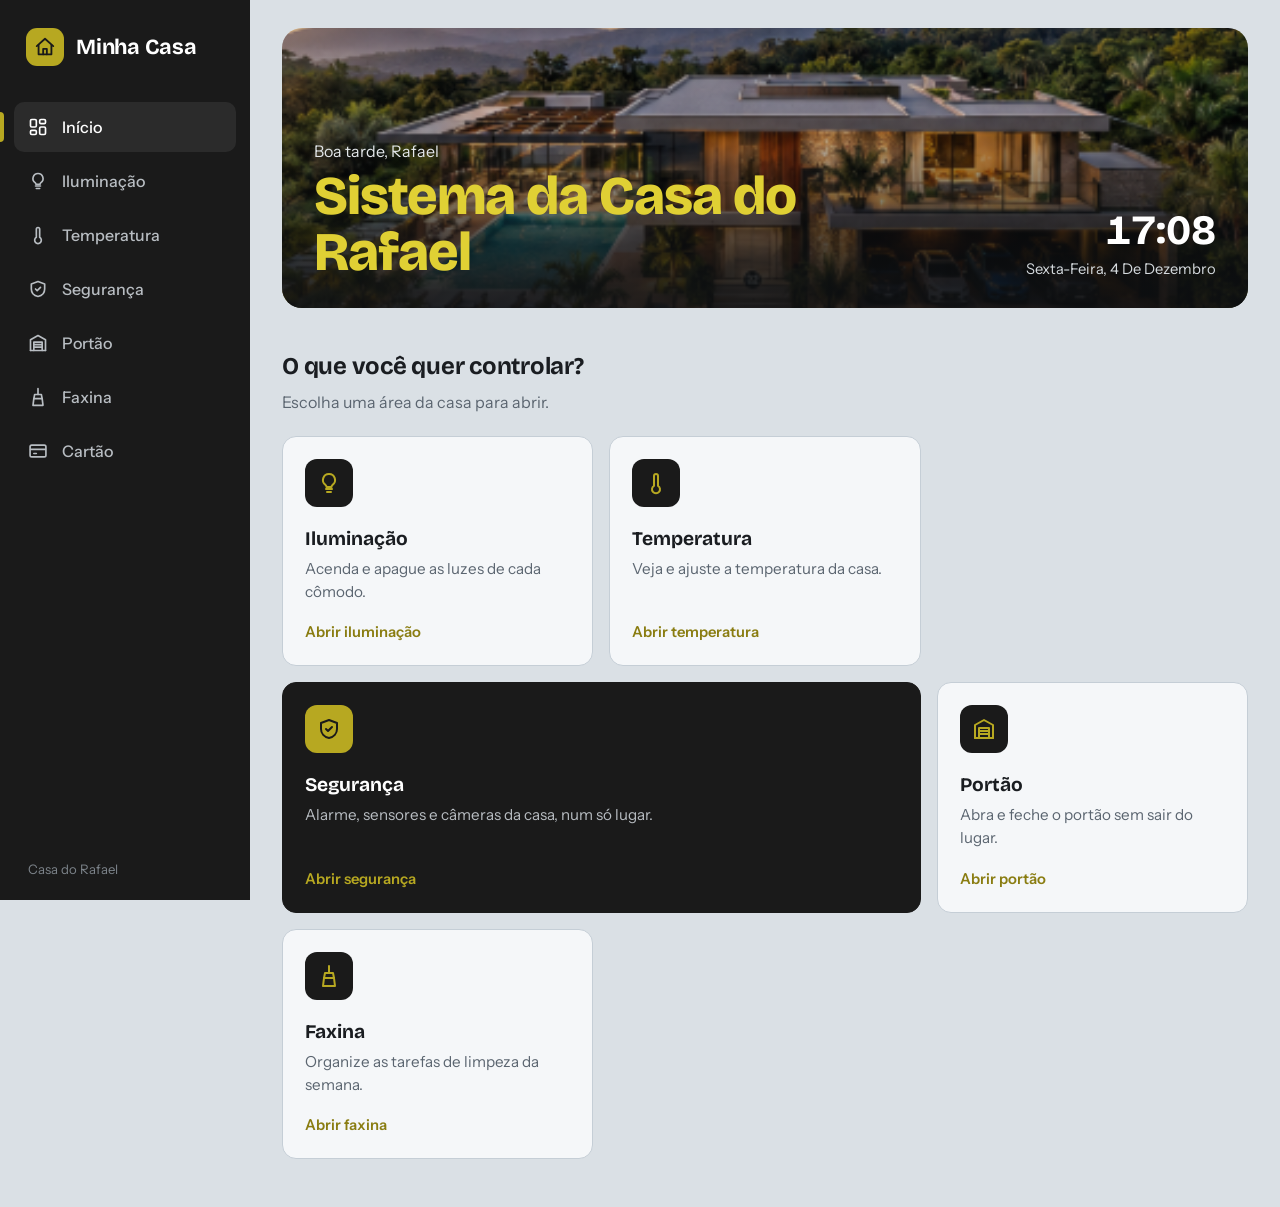
<file: templates/index.html.html>
﻿<!DOCTYPE html>
<html lang="pt-BR">
<head>
    <meta charset="UTF-8">
    <meta name="viewport" content="width=device-width, initial-scale=1.0">
    <title>Sistema da Casa</title>

    <link rel="preconnect" href="https://fonts.googleapis.com">
    <link rel="preconnect" href="https://fonts.gstatic.com" crossorigin>
    <link href="https://fonts.googleapis.com/css2?family=Bricolage+Grotesque:opsz,wght@12..96,500;12..96,700;12..96,800&family=Instrument+Sans:wght@400;500;600&display=swap" rel="stylesheet">

    <link rel="stylesheet" href="../style/css/dashboard.css">
    <script src="../style/js/dashboard.js" defer></script>
</head>
<body>

  <!-- MENU LATERAL -->
  <nav class="sidebar" aria-label="Menu principal">
    <div class="logo">
      <span class="logo-marca" aria-hidden="true">
        <svg viewBox="0 0 24 24" fill="none" stroke="currentColor" stroke-width="2" stroke-linecap="round" stroke-linejoin="round"><path d="M3 11l9-8 9 8"/><path d="M5 10v10h14V10"/><path d="M10 20v-6h4v6"/></svg>
      </span>
      <span class="logo-texto">Minha Casa</span>
    </div>

    <ul>
      <li>
        <a href="index.html" aria-current="page">
          <svg viewBox="0 0 24 24" fill="none" stroke="currentColor" stroke-width="2" stroke-linecap="round" stroke-linejoin="round" aria-hidden="true"><rect x="3" y="3" width="7" height="9" rx="1.5"/><rect x="14" y="3" width="7" height="5" rx="1.5"/><rect x="14" y="12" width="7" height="9" rx="1.5"/><rect x="3" y="16" width="7" height="5" rx="1.5"/></svg>
          <span>Início</span>
        </a>
      </li>
      <li>
        <a href="../templates/iluminacao.html">
          <svg viewBox="0 0 24 24" fill="none" stroke="currentColor" stroke-width="2" stroke-linecap="round" stroke-linejoin="round" aria-hidden="true"><path d="M9 18h6"/><path d="M10 21h4"/><path d="M12 3a6 6 0 0 0-3.5 10.9c.6.5 1 1.2 1 2.1h5c0-.9.4-1.6 1-2.1A6 6 0 0 0 12 3z"/></svg>
          <span>Iluminação</span>
        </a>
      </li>
      <li>
        <a href="../templates/temperatura.html">
          <svg viewBox="0 0 24 24" fill="none" stroke="currentColor" stroke-width="2" stroke-linecap="round" stroke-linejoin="round" aria-hidden="true"><path d="M14 14.8V5a2 2 0 0 0-4 0v9.8a4 4 0 1 0 4 0z"/></svg>
          <span>Temperatura</span>
        </a>
      </li>
      <li>
        <a href="../templates/seguranca.html">
          <svg viewBox="0 0 24 24" fill="none" stroke="currentColor" stroke-width="2" stroke-linecap="round" stroke-linejoin="round" aria-hidden="true"><path d="M12 3l8 3v6c0 4.5-3.2 8-8 9-4.8-1-8-4.5-8-9V6l8-3z"/><path d="M9 12l2 2 4-4"/></svg>
          <span>Segurança</span>
        </a>
      </li>
      <li>
        <a href="../templates/portao.html">
          <svg viewBox="0 0 24 24" fill="none" stroke="currentColor" stroke-width="2" stroke-linecap="round" stroke-linejoin="round" aria-hidden="true"><path d="M3 21V8l9-5 9 5v13"/><path d="M3 21h18"/><path d="M7 21V11h10v10"/><path d="M7 14h10"/><path d="M7 17h10"/></svg>
          <span>Portão</span>
        </a>
      </li>
      <li>
        <a href="../templates/faxina.html">
          <svg viewBox="0 0 24 24" fill="none" stroke="currentColor" stroke-width="2" stroke-linecap="round" stroke-linejoin="round" aria-hidden="true"><path d="M12 2v7"/><path d="M8 9h8l1 5H7l1-5z"/><path d="M7 14l-1 8h12l-1-8"/></svg>
          <span>Faxina</span>
        </a>
      </li>
      <li><a href="card.html"><svg viewBox="0 0 24 24" fill="none" stroke="currentColor" stroke-width="2" stroke-linecap="round" stroke-linejoin="round" aria-hidden="true"><rect x="2.5" y="5" width="19" height="14" rx="2"/><path d="M3 10h18M7 15h3"/></svg><span>Cartão</span></a></li>
    </ul>

    <div class="rodape">Casa do Rafael</div>
  </nav>

  <!-- CONTEÚDO -->
  <main class="conteudo-principal">

    <header class="hero">
      <img src="../arquivos/imglateral.png" alt="Imagem da casa do Rafael" class="lateral">

      <div class="hero-texto">
        <div>
          <p class="saudacao" id="saudacao">Olá, Rafael</p>
          <h1 class="titulo">Sistema da Casa do Rafael</h1>
        </div>
        <div class="relogio" aria-live="off">
          <span class="hora" id="hora">--:--</span>
          <span class="data" id="data"></span>
        </div>
      </div>
    </header>

    <h2 class="secao-titulo">O que você quer controlar?</h2>
    <p class="secao-sub">Escolha uma área da casa para abrir.</p>

    <section class="modulos" aria-label="Áreas da casa">

      <a class="modulo" href="../templates/iluminacao.html">
        <span class="icone" aria-hidden="true">
          <svg viewBox="0 0 24 24" fill="none" stroke="currentColor" stroke-width="2" stroke-linecap="round" stroke-linejoin="round"><path d="M9 18h6"/><path d="M10 21h4"/><path d="M12 3a6 6 0 0 0-3.5 10.9c.6.5 1 1.2 1 2.1h5c0-.9.4-1.6 1-2.1A6 6 0 0 0 12 3z"/></svg>
        </span>
        <div>
          <h3>Iluminação</h3>
          <p>Acenda e apague as luzes de cada cômodo.</p>
        </div>
        <span class="abrir">Abrir iluminação</span>
      </a>

      <a class="modulo" href="../templates/temperatura.html">
        <span class="icone" aria-hidden="true">
          <svg viewBox="0 0 24 24" fill="none" stroke="currentColor" stroke-width="2" stroke-linecap="round" stroke-linejoin="round"><path d="M14 14.8V5a2 2 0 0 0-4 0v9.8a4 4 0 1 0 4 0z"/></svg>
        </span>
        <div>
          <h3>Temperatura</h3>
          <p>Veja e ajuste a temperatura da casa.</p>
        </div>
        <span class="abrir">Abrir temperatura</span>
      </a>

      <a class="modulo destaque" href="../templates/seguranca.html">
        <span class="icone" aria-hidden="true">
          <svg viewBox="0 0 24 24" fill="none" stroke="currentColor" stroke-width="2" stroke-linecap="round" stroke-linejoin="round"><path d="M12 3l8 3v6c0 4.5-3.2 8-8 9-4.8-1-8-4.5-8-9V6l8-3z"/><path d="M9 12l2 2 4-4"/></svg>
        </span>
        <div>
          <h3>Segurança</h3>
          <p>Alarme, sensores e câmeras da casa, num só lugar.</p>
        </div>
        <span class="abrir">Abrir segurança</span>
      </a>

      <a class="modulo" href="../templates/portao.html">
        <span class="icone" aria-hidden="true">
          <svg viewBox="0 0 24 24" fill="none" stroke="currentColor" stroke-width="2" stroke-linecap="round" stroke-linejoin="round"><path d="M3 21V8l9-5 9 5v13"/><path d="M3 21h18"/><path d="M7 21V11h10v10"/><path d="M7 14h10"/><path d="M7 17h10"/></svg>
        </span>
        <div>
          <h3>Portão</h3>
          <p>Abra e feche o portão sem sair do lugar.</p>
        </div>
        <span class="abrir">Abrir portão</span>
      </a>

      <a class="modulo" href="../templates/faxina.html">
        <span class="icone" aria-hidden="true">
          <svg viewBox="0 0 24 24" fill="none" stroke="currentColor" stroke-width="2" stroke-linecap="round" stroke-linejoin="round"><path d="M12 2v7"/><path d="M8 9h8l1 5H7l1-5z"/><path d="M7 14l-1 8h12l-1-8"/></svg>
        </span>
        <div>
          <h3>Faxina</h3>
          <p>Organize as tarefas de limpeza da semana.</p>
        </div>
        <span class="abrir">Abrir faxina</span>
      </a>

    </section>
  </main>

</body>
</html>
</file>
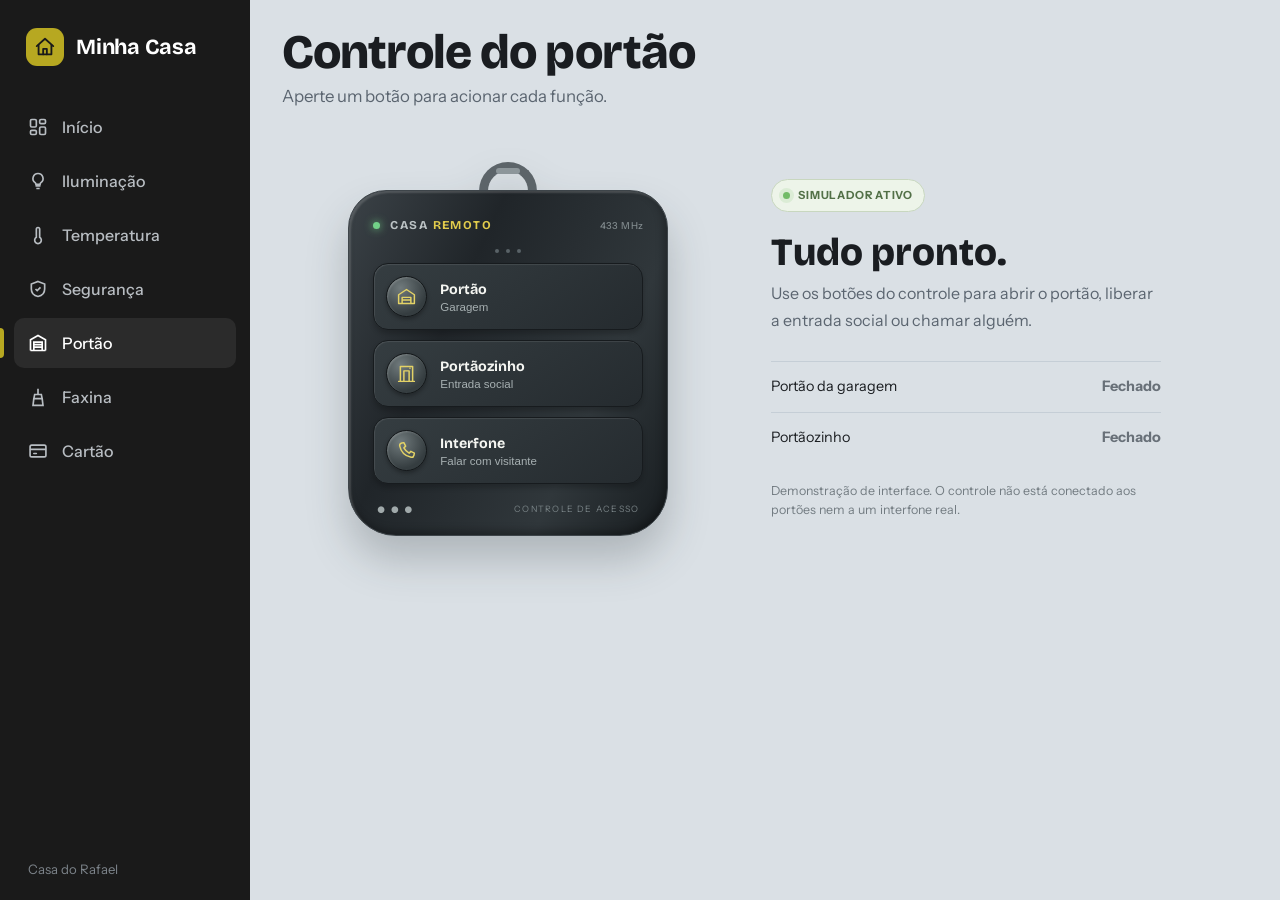
<file: templates/portao.html>
﻿<!DOCTYPE html>
<html lang="pt-BR">
<head>
  <meta charset="UTF-8">
  <meta name="viewport" content="width=device-width, initial-scale=1.0">
  <title>Portão | Sistema da Casa</title>
  <link rel="preconnect" href="https://fonts.googleapis.com">
  <link rel="preconnect" href="https://fonts.gstatic.com" crossorigin>
  <link href="https://fonts.googleapis.com/css2?family=Bricolage+Grotesque:opsz,wght@12..96,500;12..96,700;12..96,800&family=Instrument+Sans:wght@400;500;600&display=swap" rel="stylesheet">
  <link rel="stylesheet" href="../style/css/dashboard.css">
  <link rel="stylesheet" href="../style/css/portao.css">
  <script src="../style/js/portao.js" defer></script>
</head>
<body>
  <nav class="sidebar" aria-label="Menu principal">
    <div class="logo">
      <span class="logo-marca" aria-hidden="true"><svg viewBox="0 0 24 24" fill="none" stroke="currentColor" stroke-width="2" stroke-linecap="round" stroke-linejoin="round"><path d="M3 11l9-8 9 8"/><path d="M5 10v10h14V10"/><path d="M10 20v-6h4v6"/></svg></span>
      <span class="logo-texto">Minha Casa</span>
    </div>
    <ul>
      <li><a href="index.html"><svg viewBox="0 0 24 24" fill="none" stroke="currentColor" stroke-width="2" aria-hidden="true"><rect x="3" y="3" width="7" height="9" rx="1.5"/><rect x="14" y="3" width="7" height="5" rx="1.5"/><rect x="14" y="12" width="7" height="9" rx="1.5"/><rect x="3" y="16" width="7" height="5" rx="1.5"/></svg><span>Início</span></a></li>
      <li><a href="iluminacao.html"><svg viewBox="0 0 24 24" fill="none" stroke="currentColor" stroke-width="2" aria-hidden="true"><path d="M9 18h6M10 21h4M12 3a6 6 0 0 0-3.5 10.9c.6.5 1 1.2 1 2.1h5c0-.9.4-1.6 1-2.1A6 6 0 0 0 12 3z"/></svg><span>Iluminação</span></a></li>
      <li><a href="temperatura.html"><svg viewBox="0 0 24 24" fill="none" stroke="currentColor" stroke-width="2" aria-hidden="true"><path d="M14 14.8V5a2 2 0 0 0-4 0v9.8a4 4 0 1 0 4 0z"/></svg><span>Temperatura</span></a></li>
      <li><a href="seguranca.html"><svg viewBox="0 0 24 24" fill="none" stroke="currentColor" stroke-width="2" aria-hidden="true"><path d="M12 3l8 3v6c0 4.5-3.2 8-8 9-4.8-1-8-4.5-8-9V6l8-3z"/><path d="M9 12l2 2 4-4"/></svg><span>Segurança</span></a></li>
      <li><a href="portao.html" aria-current="page"><svg viewBox="0 0 24 24" fill="none" stroke="currentColor" stroke-width="2" aria-hidden="true"><path d="M3 21V8l9-5 9 5v13M3 21h18M7 21V11h10v10M7 14h10M7 17h10"/></svg><span>Portão</span></a></li>
      <li><a href="faxina.html"><svg viewBox="0 0 24 24" fill="none" stroke="currentColor" stroke-width="2" aria-hidden="true"><path d="M12 2v7M8 9h8l1 5H7l1-5zM7 14l-1 8h12l-1-8"/></svg><span>Faxina</span></a></li>
      <li><a href="card.html"><svg viewBox="0 0 24 24" fill="none" stroke="currentColor" stroke-width="2" stroke-linecap="round" stroke-linejoin="round" aria-hidden="true"><rect x="2.5" y="5" width="19" height="14" rx="2"/><path d="M3 10h18M7 15h3"/></svg><span>Cartão</span></a></li>
    </ul>
    <div class="rodape">Casa do Rafael</div>
  </nav>

  <main class="conteudo-principal">
    <header class="pagina-topo">
      <h1 class="pagina-titulo">Controle do portão</h1>
      <p class="resumo">Aperte um botão para acionar cada função.</p>
    </header>

    <div class="controle-layout">
      <section class="controle-remoto" aria-label="Controle remoto de mão">
        <div class="argola" aria-hidden="true"></div>
        <div class="controle-superficie">
          <div class="marca"><span class="marca-led" id="marca-led"></span><span>CASA <b>REMOTO</b></span><small>433 MHz</small></div>
          <div class="leds"><span></span><span></span><span></span></div>
          <button class="botao-remoto botao-principal" id="botao-garagem" type="button" data-controle="garagem" aria-pressed="false"><span class="icone-botao"><svg viewBox="0 0 24 24" aria-hidden="true"><path d="M3 10 12 4l9 6v10H3zM7 20v-7h10v7M7 16h10"/></svg></span><span class="texto-botao"><strong id="texto-garagem">Portão</strong><small>Garagem</small></span><span class="onda" aria-hidden="true"></span></button>
          <button class="botao-remoto" id="botao-social" type="button" data-controle="social" aria-pressed="false"><span class="icone-botao"><svg viewBox="0 0 24 24" aria-hidden="true"><path d="M5 21V4h14v17M9 21V9h6v12M3 21h18M16 6h.01"/></svg></span><span class="texto-botao"><strong id="texto-social">Portãozinho</strong><small>Entrada social</small></span><span class="onda" aria-hidden="true"></span></button>
          <button class="botao-remoto botao-interfone" id="botao-chamada" type="button" aria-pressed="false"><span class="icone-botao"><svg viewBox="0 0 24 24" aria-hidden="true"><path d="M6.6 3.5 9 3l2 4-2 2a15 15 0 0 0 6 6l2-2 4 2-.5 2.4a3 3 0 0 1-3.2 2.4A17 17 0 0 1 4.2 6.7a3 3 0 0 1 2.4-3.2Z"/></svg></span><span class="texto-botao"><strong id="texto-chamada">Interfone</strong><small id="status-interfone">Falar com visitante</small></span><span class="onda" aria-hidden="true"></span></button>
          <div class="controle-rodape"><span>● ● ●</span><small>CONTROLE DE ACESSO</small></div>
        </div>
      </section>
      <aside class="status-painel" aria-live="polite">
        <span class="status-selo"><i></i> SIMULADOR ATIVO</span>
        <h2 id="status-titulo">Tudo pronto.</h2>
        <p id="status-mensagem">Use os botões do controle para abrir o portão, liberar a entrada social ou chamar alguém.</p>
        <div class="status-linha"><span>Portão da garagem</span><strong id="estado-garagem">Fechado</strong></div>
        <div class="status-linha"><span>Portãozinho</span><strong id="estado-social">Fechado</strong></div>
        <p class="aviso-demo">Demonstração de interface. O controle não está conectado aos portões nem a um interfone real.</p>
      </aside>
    </div>
  </main>
</body>
</html>
</file>
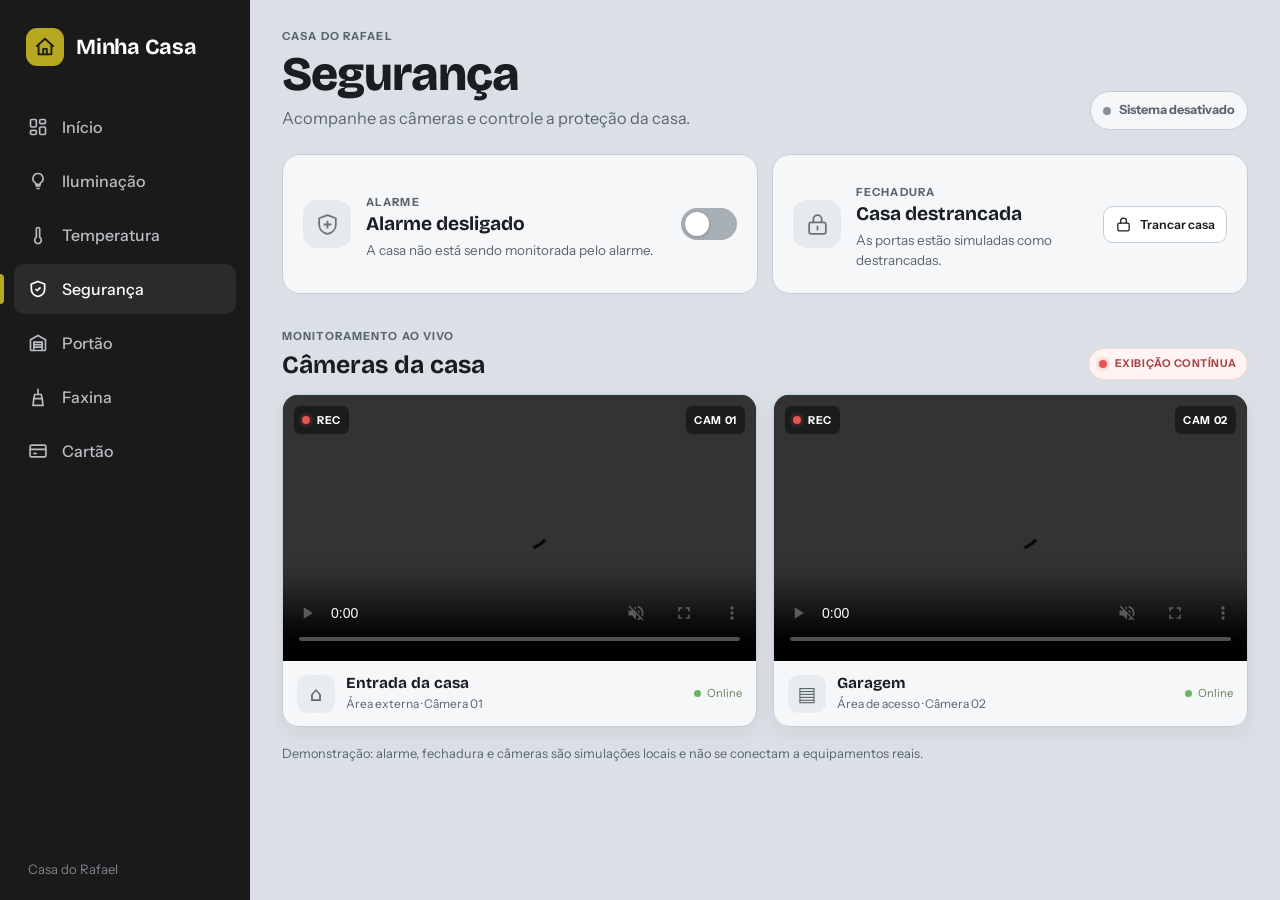
<file: templates/seguranca.html>
<!DOCTYPE html>
<html lang="pt-BR">
<head>
  <meta charset="UTF-8">
  <meta name="viewport" content="width=device-width, initial-scale=1.0">
  <title>Segurança | Sistema da Casa</title>
  <link rel="preconnect" href="https://fonts.googleapis.com">
  <link rel="preconnect" href="https://fonts.gstatic.com" crossorigin>
  <link href="https://fonts.googleapis.com/css2?family=Bricolage+Grotesque:opsz,wght@12..96,500;12..96,700;12..96,800&family=Instrument+Sans:wght@400;500;600&display=swap" rel="stylesheet">
  <link rel="stylesheet" href="../style/css/dashboard.css">
  <link rel="stylesheet" href="../style/css/seguranca.css">
  <script src="../style/js/seguranca.js" defer></script>
</head>
<body>
  <nav class="sidebar" aria-label="Menu principal">
    <div class="logo">
      <span class="logo-marca" aria-hidden="true"><svg viewBox="0 0 24 24" fill="none" stroke="currentColor" stroke-width="2" stroke-linecap="round" stroke-linejoin="round"><path d="M3 11l9-8 9 8"/><path d="M5 10v10h14V10"/><path d="M10 20v-6h4v6"/></svg></span>
      <span class="logo-texto">Minha Casa</span>
    </div>
    <ul>
      <li><a href="index.html"><svg viewBox="0 0 24 24" fill="none" stroke="currentColor" stroke-width="2" aria-hidden="true"><rect x="3" y="3" width="7" height="9" rx="1.5"/><rect x="14" y="3" width="7" height="5" rx="1.5"/><rect x="14" y="12" width="7" height="9" rx="1.5"/><rect x="3" y="16" width="7" height="5" rx="1.5"/></svg><span>Início</span></a></li>
      <li><a href="iluminacao.html"><svg viewBox="0 0 24 24" fill="none" stroke="currentColor" stroke-width="2" aria-hidden="true"><path d="M9 18h6M10 21h4M12 3a6 6 0 0 0-3.5 10.9c.6.5 1 1.2 1 2.1h5c0-.9.4-1.6 1-2.1A6 6 0 0 0 12 3z"/></svg><span>Iluminação</span></a></li>
      <li><a href="temperatura.html"><svg viewBox="0 0 24 24" fill="none" stroke="currentColor" stroke-width="2" aria-hidden="true"><path d="M14 14.8V5a2 2 0 0 0-4 0v9.8a4 4 0 1 0 4 0z"/></svg><span>Temperatura</span></a></li>
      <li><a href="seguranca.html" aria-current="page"><svg viewBox="0 0 24 24" fill="none" stroke="currentColor" stroke-width="2" aria-hidden="true"><path d="M12 3l8 3v6c0 4.5-3.2 8-8 9-4.8-1-8-4.5-8-9V6l8-3z"/><path d="M9 12l2 2 4-4"/></svg><span>Segurança</span></a></li>
      <li><a href="portao.html"><svg viewBox="0 0 24 24" fill="none" stroke="currentColor" stroke-width="2" aria-hidden="true"><path d="M3 21V8l9-5 9 5v13M3 21h18M7 21V11h10v10M7 14h10M7 17h10"/></svg><span>Portão</span></a></li>
      <li><a href="faxina.html"><svg viewBox="0 0 24 24" fill="none" stroke="currentColor" stroke-width="2" aria-hidden="true"><path d="M12 2v7M8 9h8l1 5H7l1-5zM7 14l-1 8h12l-1-8"/></svg><span>Faxina</span></a></li>
      <li><a href="card.html"><svg viewBox="0 0 24 24" fill="none" stroke="currentColor" stroke-width="2" stroke-linecap="round" stroke-linejoin="round" aria-hidden="true"><rect x="2.5" y="5" width="19" height="14" rx="2"/><path d="M3 10h18M7 15h3"/></svg><span>Cartão</span></a></li>
    </ul>
    <div class="rodape">Casa do Rafael</div>
  </nav>

  <main class="conteudo-principal">
    <header class="pagina-topo">
      <div><p class="sobretitulo">CASA DO RAFAEL</p><h1 class="pagina-titulo">Segurança</h1><p class="resumo">Acompanhe as câmeras e controle a proteção da casa.</p></div>
      <div class="estado-geral" id="estado-geral"><i></i><span id="texto-geral">Sistema desativado</span></div>
    </header>

    <section class="painel-protecao" aria-label="Controles de segurança">
      <article class="cartao-controle alarme-cartao" id="cartao-alarme" data-ativo="false">
        <div class="controle-icone" aria-hidden="true"><svg viewBox="0 0 24 24"><path d="M12 3 20 6v6c0 4.5-3.2 8-8 9-4.8-1-8-4.5-8-9V6l8-3Z"/><path d="M9 12h6M12 9v6"/></svg></div>
        <div class="controle-texto"><span class="sobretitulo">ALARME</span><h2 id="alarme-titulo">Alarme desligado</h2><p id="alarme-desc">A casa não está sendo monitorada pelo alarme.</p></div>
        <button class="botao-chave" id="botao-alarme" type="button" role="switch" aria-checked="false" aria-label="Ligar alarme"><span></span></button>
      </article>
      <article class="cartao-controle trava-cartao" id="cartao-trava" data-trancada="false">
        <div class="controle-icone" aria-hidden="true"><svg viewBox="0 0 24 24"><rect x="4" y="10" width="16" height="11" rx="2"/><path d="M8 10V7a4 4 0 1 1 8 0v3M12 14v3"/></svg></div>
        <div class="controle-texto"><span class="sobretitulo">FECHADURA</span><h2 id="trava-titulo">Casa destrancada</h2><p id="trava-desc">As portas estão simuladas como destrancadas.</p></div>
        <button class="botao-trava" id="botao-trava" type="button" aria-pressed="false"><svg viewBox="0 0 24 24" aria-hidden="true"><rect x="4" y="10" width="16" height="11" rx="2"/><path d="M8 10V7a4 4 0 1 1 8 0v3"/></svg><span id="texto-trava">Trancar casa</span></button>
      </article>
    </section>

    <section class="secao-cameras" aria-labelledby="titulo-cameras">
      <div class="secao-cabecalho"><div><p class="sobretitulo">MONITORAMENTO AO VIVO</p><h2 id="titulo-cameras">Câmeras da casa</h2></div><span class="gravando"><i></i> EXIBIÇÃO CONTÍNUA</span></div>
      <div class="grade-cameras">
        <article class="camera-card">
          <div class="camera-video"><video src="../arquivos/cam01.mp4" autoplay muted loop playsinline controls preload="metadata" aria-label="Vídeo simulado da câmera 1"></video><span class="camera-live"><i></i> REC</span><span class="camera-horario">CAM 01</span></div>
          <div class="camera-info"><span class="camera-icone" aria-hidden="true">⌂</span><div><h3>Entrada da casa</h3><p>Área externa · Câmera 01</p></div><span class="camera-online"><i></i> Online</span></div>
        </article>
        <article class="camera-card">
          <div class="camera-video"><video src="../arquivos/cam02.mp4" autoplay muted loop playsinline controls preload="metadata" aria-label="Vídeo simulado da câmera 2"></video><span class="camera-live"><i></i> REC</span><span class="camera-horario">CAM 02</span></div>
          <div class="camera-info"><span class="camera-icone" aria-hidden="true">▤</span><div><h3>Garagem</h3><p>Área de acesso · Câmera 02</p></div><span class="camera-online"><i></i> Online</span></div>
        </article>
      </div>
    </section>
    <p class="aviso-simulacao">Demonstração: alarme, fechadura e câmeras são simulações locais e não se conectam a equipamentos reais.</p>
  </main>
</body>
</html>
</file>
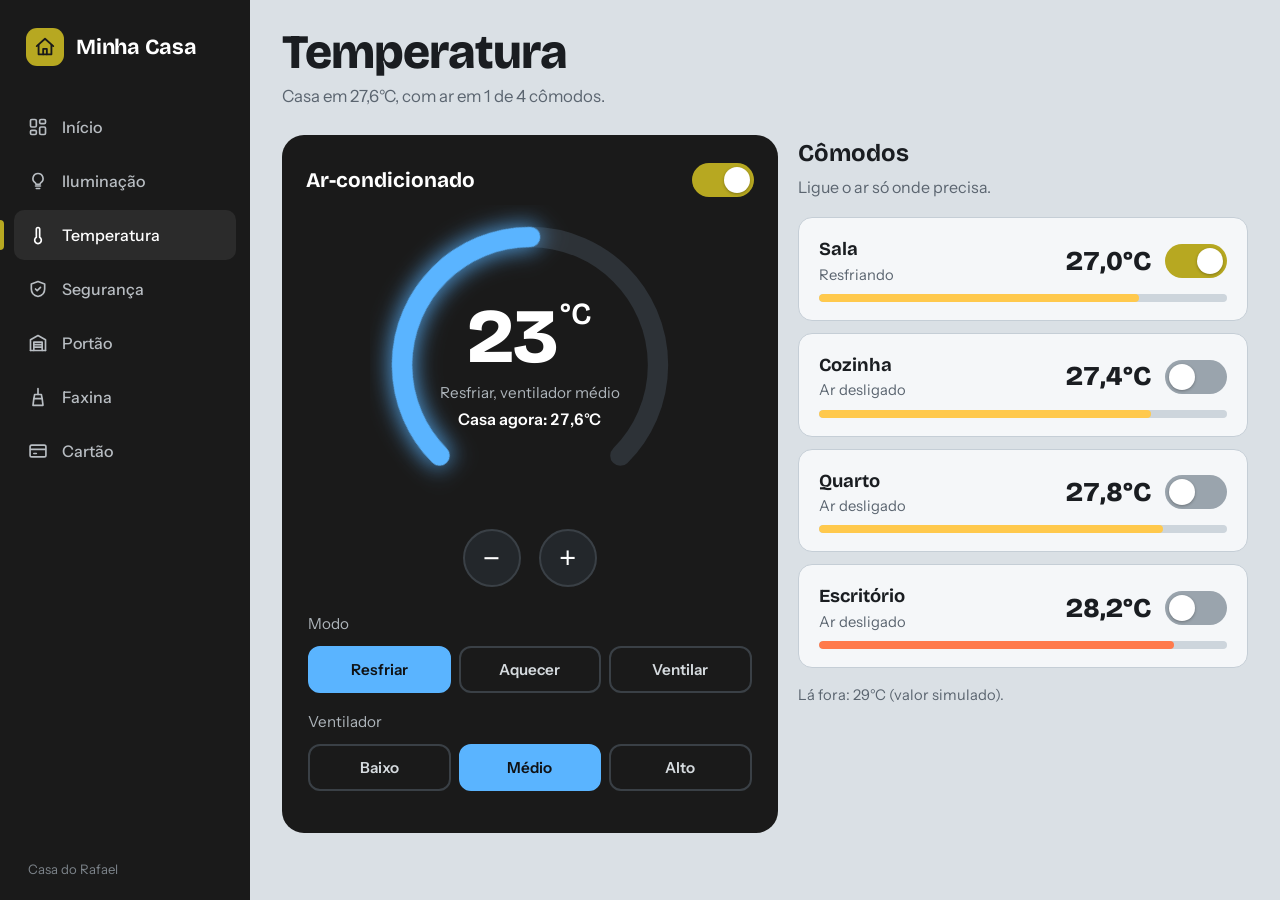
<file: templates/temperatura.html>
﻿<!DOCTYPE html>
<html lang="pt-BR">
<head>
    <meta charset="UTF-8">
    <meta name="viewport" content="width=device-width, initial-scale=1.0">
    <title>Temperatura | Sistema da Casa</title>

    <link rel="preconnect" href="https://fonts.googleapis.com">
    <link rel="preconnect" href="https://fonts.gstatic.com" crossorigin>
    <link href="https://fonts.googleapis.com/css2?family=Bricolage+Grotesque:opsz,wght@12..96,500;12..96,700;12..96,800&family=Instrument+Sans:wght@400;500;600&display=swap" rel="stylesheet">

    <link rel="stylesheet" href="../style/css/dashboard.css">
    <link rel="stylesheet" href="../style/css/temperatura.css">
    <script src="../style/js/temperatura.js" defer></script>
</head>
<body>

  <!-- MENU LATERAL -->
  <nav class="sidebar" aria-label="Menu principal">
    <div class="logo">
      <span class="logo-marca" aria-hidden="true">
        <svg viewBox="0 0 24 24" fill="none" stroke="currentColor" stroke-width="2" stroke-linecap="round" stroke-linejoin="round"><path d="M3 11l9-8 9 8"/><path d="M5 10v10h14V10"/><path d="M10 20v-6h4v6"/></svg>
      </span>
      <span class="logo-texto">Minha Casa</span>
    </div>

    <ul>
      <li>
        <a href="index.html">
          <svg viewBox="0 0 24 24" fill="none" stroke="currentColor" stroke-width="2" stroke-linecap="round" stroke-linejoin="round" aria-hidden="true"><rect x="3" y="3" width="7" height="9" rx="1.5"/><rect x="14" y="3" width="7" height="5" rx="1.5"/><rect x="14" y="12" width="7" height="9" rx="1.5"/><rect x="3" y="16" width="7" height="5" rx="1.5"/></svg>
          <span>Início</span>
        </a>
      </li>
      <li>
        <a href="iluminacao.html">
          <svg viewBox="0 0 24 24" fill="none" stroke="currentColor" stroke-width="2" stroke-linecap="round" stroke-linejoin="round" aria-hidden="true"><path d="M9 18h6"/><path d="M10 21h4"/><path d="M12 3a6 6 0 0 0-3.5 10.9c.6.5 1 1.2 1 2.1h5c0-.9.4-1.6 1-2.1A6 6 0 0 0 12 3z"/></svg>
          <span>Iluminação</span>
        </a>
      </li>
      <li>
        <a href="temperatura.html" aria-current="page">
          <svg viewBox="0 0 24 24" fill="none" stroke="currentColor" stroke-width="2" stroke-linecap="round" stroke-linejoin="round" aria-hidden="true"><path d="M14 14.8V5a2 2 0 0 0-4 0v9.8a4 4 0 1 0 4 0z"/></svg>
          <span>Temperatura</span>
        </a>
      </li>
      <li>
        <a href="seguranca.html">
          <svg viewBox="0 0 24 24" fill="none" stroke="currentColor" stroke-width="2" stroke-linecap="round" stroke-linejoin="round" aria-hidden="true"><path d="M12 3l8 3v6c0 4.5-3.2 8-8 9-4.8-1-8-4.5-8-9V6l8-3z"/><path d="M9 12l2 2 4-4"/></svg>
          <span>Segurança</span>
        </a>
      </li>
      <li>
        <a href="portao.html">
          <svg viewBox="0 0 24 24" fill="none" stroke="currentColor" stroke-width="2" stroke-linecap="round" stroke-linejoin="round" aria-hidden="true"><path d="M3 21V8l9-5 9 5v13"/><path d="M3 21h18"/><path d="M7 21V11h10v10"/><path d="M7 14h10"/><path d="M7 17h10"/></svg>
          <span>Portão</span>
        </a>
      </li>
      <li>
        <a href="faxina.html">
          <svg viewBox="0 0 24 24" fill="none" stroke="currentColor" stroke-width="2" stroke-linecap="round" stroke-linejoin="round" aria-hidden="true"><path d="M12 2v7"/><path d="M8 9h8l1 5H7l1-5z"/><path d="M7 14l-1 8h12l-1-8"/></svg>
          <span>Faxina</span>
        </a>
      </li>
      <li><a href="card.html"><svg viewBox="0 0 24 24" fill="none" stroke="currentColor" stroke-width="2" stroke-linecap="round" stroke-linejoin="round" aria-hidden="true"><rect x="2.5" y="5" width="19" height="14" rx="2"/><path d="M3 10h18M7 15h3"/></svg><span>Cartão</span></a></li>
    </ul>

    <div class="rodape">Casa do Rafael</div>
  </nav>

  <!-- CONTEÚDO -->
  <main class="conteudo-principal">

    <header class="pagina-topo">
      <h1 class="pagina-titulo">Temperatura</h1>
      <p class="resumo" id="resumo" aria-live="polite">Ative o JavaScript para controlar o ar-condicionado.</p>
    </header>

    <div class="painel">

      <!-- Termostato -->
      <section class="termostato" id="termostato" data-modo="frio" data-ligado="true" aria-label="Termostato da casa">
        <div class="termostato-topo">
          <h2>Ar-condicionado</h2>
          <button type="button" class="interruptor" id="power" role="switch" aria-checked="true" aria-label="Sistema ligado"></button>
        </div>

        <div class="dial">
          <svg viewBox="0 0 220 220" aria-hidden="true">
            <g transform="rotate(135 110 110)" fill="none" stroke-width="14" stroke-linecap="round">
              <circle class="trilho" id="trilho" cx="110" cy="110" r="88"/>
              <circle class="arco" id="arco" cx="110" cy="110" r="88" stroke-dasharray="0.001 553"/>
            </g>
          </svg>
          <div class="dial-centro">
            <div class="dial-valor" id="dial-valor">23<small>°C</small></div>
            <div class="dial-legenda" id="dial-legenda"></div>
            <div class="dial-agora" id="dial-agora"></div>
          </div>
        </div>

        <div class="ajuste">
          <button type="button" id="menos" aria-label="Baixar 1 grau">&minus;</button>
          <button type="button" id="mais" aria-label="Subir 1 grau">+</button>
        </div>

        <fieldset class="grupo">
          <legend>Modo</legend>
          <div class="opcoes">
            <button type="button" class="opcao" data-modo="frio" aria-pressed="true">Resfriar</button>
            <button type="button" class="opcao" data-modo="calor" aria-pressed="false">Aquecer</button>
            <button type="button" class="opcao" data-modo="vento" aria-pressed="false">Ventilar</button>
          </div>
        </fieldset>

        <fieldset class="grupo">
          <legend>Ventilador</legend>
          <div class="opcoes">
            <button type="button" class="opcao" data-vento="baixa" aria-pressed="false">Baixo</button>
            <button type="button" class="opcao" data-vento="media" aria-pressed="true">Médio</button>
            <button type="button" class="opcao" data-vento="alta" aria-pressed="false">Alto</button>
          </div>
        </fieldset>
      </section>

      <!-- Cômodos -->
      <section aria-labelledby="comodos-titulo">
        <h2 class="comodos-titulo" id="comodos-titulo">Cômodos</h2>
        <p class="comodos-sub">Ligue o ar só onde precisa.</p>
        <div class="comodos" id="comodos"></div>
        <p class="externa">Lá fora: 29°C (valor simulado).</p>
      </section>

    </div>
  </main>

</body>
</html>
</file>
<file: style/css/dashboard.css>
/* =========================================================
   Sistema da Casa do Rafael — dashboard.css
   ========================================================= */

/* ---------- Tokens ---------- */
:root {
  --fundo:        #dae0e5;   /* cinza-azulado (seu fundo original) */
  --superficie:   #f5f7f9;
  --tinta:        #1a1d21;
  --tinta-suave:  #5b6570;
  --menu:         #1a1a1a;   /* menu lateral */
  --menu-hover:   #2b2b2b;
  --menu-texto:   #b8bdc2;
  --destaque:     #b7a821;   /* mostarda (seu título original) */
  --destaque-esc: #8a7d12;
  --borda:        #c5ced6;

  --fonte-titulo: "Bricolage Grotesque", "Trebuchet MS", system-ui, sans-serif;
  --fonte-texto:  "Instrument Sans", "Segoe UI", system-ui, sans-serif;

  --largura-menu: 250px;
  --raio: 14px;
}

/* ---------- Base ---------- */
*, *::before, *::after { box-sizing: border-box; }

html { scroll-behavior: smooth; }

body {
  margin: 0;
  background-color: var(--fundo);
  color: var(--tinta);
  font-family: var(--fonte-texto);
  line-height: 1.5;
}

a { color: inherit; }

:focus-visible {
  outline: 3px solid var(--destaque);
  outline-offset: 3px;
}

/* ---------- Menu lateral ---------- */
.sidebar {
  position: fixed;
  top: 0;
  left: 0;
  width: var(--largura-menu);
  height: 100vh;
  padding: 28px 14px 20px;
  background-color: var(--menu);
  display: flex;
  flex-direction: column;
  z-index: 10;
}

.sidebar .logo {
  display: flex;
  align-items: center;
  gap: 12px;
  padding: 0 12px;
  margin-bottom: 36px;
  color: #fff;
  font-family: var(--fonte-titulo);
  font-size: 1.35rem;
  font-weight: 700;
  letter-spacing: -0.01em;
}

.sidebar .logo-marca {
  display: grid;
  place-items: center;
  width: 38px;
  height: 38px;
  border-radius: 11px;
  background: var(--destaque);
  color: var(--menu);
}

.sidebar .logo-marca svg { width: 22px; height: 22px; }

.sidebar ul {
  list-style: none;
  margin: 0;
  padding: 0;
  display: grid;
  gap: 4px;
}

.sidebar ul li a {
  position: relative;
  display: flex;
  align-items: center;
  gap: 14px;
  padding: 13px 14px;
  border-radius: 10px;
  color: var(--menu-texto);
  text-decoration: none;
  font-weight: 500;
  transition: background-color 0.2s, color 0.2s;
}

.sidebar ul li a svg {
  width: 20px;
  height: 20px;
  flex-shrink: 0;
}

.sidebar ul li a:hover,
.sidebar ul li a:focus-visible {
  color: #fff;
  background-color: var(--menu-hover);
}

/* Página atual */
.sidebar ul li a[aria-current="page"] {
  color: #fff;
  background-color: var(--menu-hover);
}

.sidebar ul li a[aria-current="page"]::before {
  content: "";
  position: absolute;
  left: -14px;
  top: 10px;
  bottom: 10px;
  width: 4px;
  border-radius: 0 4px 4px 0;
  background: var(--destaque);
}

.sidebar .rodape {
  margin-top: auto;
  padding: 0 14px;
  color: #7d848b;
  font-size: 0.82rem;
}

/* ---------- Conteúdo ---------- */
.conteudo-principal {
  margin-left: var(--largura-menu);
  padding: 28px 32px 48px;
}

/* ---------- Hero (imagem + título) ---------- */
.hero {
  position: relative;
  overflow: hidden;
  border-radius: 20px;
  background: var(--menu);
  isolation: isolate;
}

/* a sua imagem lateral */
.lateral {
  display: block;
  width: 100%;
  height: 280px;
  object-fit: cover;
}

.hero::after {
  content: "";
  position: absolute;
  inset: 0;
  background: linear-gradient(to top, rgba(14, 16, 18, 0.88) 8%, rgba(14, 16, 18, 0.15) 70%);
  z-index: 1;
}

.hero-texto {
  position: absolute;
  left: 32px;
  right: 32px;
  bottom: 28px;
  z-index: 2;
  display: flex;
  flex-wrap: wrap;
  align-items: flex-end;
  justify-content: space-between;
  gap: 16px;
}

.saudacao {
  margin: 0 0 6px;
  color: #e3e7ea;
  font-size: 1rem;
}

.titulo {
  margin: 0;
  max-width: 18ch;
  color: rgb(224, 208, 52);
  font-family: var(--fonte-titulo);
  font-size: clamp(2rem, 4.6vw, 3.4rem);
  font-weight: 800;
  line-height: 1.02;
  letter-spacing: -0.02em;
}

.relogio {
  text-align: right;
  color: #fff;
}

.relogio .hora {
  display: block;
  font-family: var(--fonte-titulo);
  font-size: clamp(1.8rem, 3.4vw, 2.6rem);
  font-weight: 700;
  line-height: 1;
  font-variant-numeric: tabular-nums;
}

.relogio .data {
  display: block;
  margin-top: 6px;
  color: #d5dade;
  font-size: 0.92rem;
  text-transform: capitalize;
}

/* ---------- Seção de módulos ---------- */
.secao-titulo {
  margin: 40px 0 6px;
  font-family: var(--fonte-titulo);
  font-size: 1.5rem;
  font-weight: 700;
  letter-spacing: -0.01em;
}

.secao-sub {
  margin: 0 0 22px;
  color: var(--tinta-suave);
}

.modulos {
  display: grid;
  grid-template-columns: repeat(auto-fit, minmax(230px, 1fr));
  gap: 16px;
}

.modulo {
  display: flex;
  flex-direction: column;
  gap: 18px;
  padding: 22px;
  border: 1px solid var(--borda);
  border-radius: var(--raio);
  background: var(--superficie);
  text-decoration: none;
  transition: transform 0.2s, border-color 0.2s, background-color 0.2s;
}

.modulo:hover {
  transform: translateY(-3px);
  border-color: var(--destaque);
  background: #fff;
}

.modulo .icone {
  display: grid;
  place-items: center;
  width: 48px;
  height: 48px;
  border-radius: 12px;
  background: var(--menu);
  color: var(--destaque);
}

.modulo .icone svg { width: 24px; height: 24px; }

.modulo h3 {
  margin: 0 0 4px;
  font-family: var(--fonte-titulo);
  font-size: 1.2rem;
  font-weight: 700;
}

.modulo p {
  margin: 0;
  color: var(--tinta-suave);
  font-size: 0.95rem;
}

.modulo .abrir {
  margin-top: auto;
  color: var(--destaque-esc);
  font-weight: 600;
  font-size: 0.92rem;
}

/* Módulo em destaque: Segurança ocupa 2 colunas em telas largas */
@media (min-width: 1100px) {
  .modulo.destaque {
    grid-column: span 2;
    background: var(--menu);
    border-color: var(--menu);
  }
  .modulo.destaque h3 { color: #fff; }
  .modulo.destaque p  { color: var(--menu-texto); }
  .modulo.destaque .icone { background: var(--destaque); color: var(--menu); }
  .modulo.destaque .abrir { color: var(--destaque); }
  .modulo.destaque:hover { background: #252525; }
}

/* ---------- Animação de entrada (só o hero, uma vez) ---------- */
@keyframes entrada {
  from { opacity: 0; transform: translateY(10px); }
  to   { opacity: 1; transform: none; }
}

.hero { animation: entrada 0.6s ease-out both; }

@media (prefers-reduced-motion: reduce) {
  html { scroll-behavior: auto; }
  .hero { animation: none; }
  .modulo, .sidebar ul li a { transition: none; }
  .modulo:hover { transform: none; }
}

/* ---------- Responsivo ---------- */
@media (max-width: 860px) {
  .sidebar {
    position: static;
    width: 100%;
    height: auto;
    padding: 14px 12px;
    flex-direction: row;
    align-items: center;
    gap: 12px;
  }

  .sidebar .logo { margin: 0; flex-shrink: 0; }
  .sidebar .logo-texto, .sidebar .rodape { display: none; }

  .sidebar ul {
    grid-auto-flow: column;
    grid-auto-columns: max-content;
    gap: 4px;
    overflow-x: auto;
    padding-bottom: 2px;
  }

  .sidebar ul li a { padding: 10px 12px; }
  .sidebar ul li a span { display: none; }
  .sidebar ul li a[aria-current="page"]::before { display: none; }

  .conteudo-principal { margin-left: 0; padding: 18px 16px 40px; }
  .lateral { height: 240px; }
  .hero-texto { left: 20px; right: 20px; bottom: 20px; }
  .relogio { text-align: left; }
}
</file>
<file: style/css/card.css>
﻿.pagina-topo { margin-bottom:16px; }.pagina-topo .sobretitulo { margin:0 0 5px; color:var(--tinta-suave); font-size:.7rem; font-weight:700; letter-spacing:.1em; }.pagina-titulo { margin:0; font:800 clamp(1.8rem,3vw,2.5rem)/1 var(--fonte-titulo); letter-spacing:-.02em; }.resumo { margin:7px 0 0; color:var(--tinta-suave); font-size:.95rem; }
.chave-tela { position:relative; display:flex; flex-direction:column; justify-content:space-between; min-height:min(650px, calc(100vh - 245px)); min-height:min(650px, calc(100dvh - 245px)); overflow:hidden; padding:clamp(22px,4vw,38px); border:1px solid #485658; border-radius:28px; background:radial-gradient(ellipse at 50% 40%,#34534f 0,#1d3231 42%,#131d20 100%); color:#f5f4e9; isolation:isolate; box-shadow:0 22px 55px rgba(16,30,30,.22); }
.chave-brilho { position:absolute; z-index:-1; top:15%; left:50%; width:min(70vw,540px); aspect-ratio:1; transform:translateX(-50%); border-radius:50%; background:radial-gradient(circle,rgba(213,197,92,.15),rgba(93,137,112,.07) 38%,transparent 68%); pointer-events:none; }.chave-tela[data-estado="lendo"] .chave-brilho { animation:brilho-leitura 1s infinite alternate; }.chave-tela[data-estado="liberada"] .chave-brilho { background:radial-gradient(circle,rgba(91,205,124,.25),rgba(93,137,112,.07) 42%,transparent 68%); }
.chave-topo,.chave-rodape { position:relative; z-index:2; display:flex; align-items:center; justify-content:space-between; gap:12px; }.marca-casa { display:flex; align-items:center; gap:9px; font:700 .76rem var(--fonte-titulo); letter-spacing:.13em; }.marca-icone { display:grid; place-items:center; width:31px; height:31px; border:1px solid #d9cf7950; border-radius:10px; background:#d6c84d19; color:#e5d978; font-size:1.25rem; }.chave-segura { display:flex; align-items:center; gap:7px; color:#b5c7b8; font-size:.64rem; font-weight:700; letter-spacing:.1em; }.chave-segura i,.chave-ponto { width:8px; height:8px; border-radius:50%; background:#75c67e; box-shadow:0 0 10px #75c67e88; }
.chave-centro { position:relative; z-index:1; display:flex; flex-direction:column; align-items:center; justify-content:center; flex:1; padding:26px 0; text-align:center; pointer-events:none; }.emblema-casa { display:grid; place-items:center; width:clamp(100px,15vw,142px); height:clamp(100px,15vw,142px); margin-bottom:28px; border:1px solid #e5d87845; border-radius:38px; background:linear-gradient(145deg,#d7c95c28,#d7c95c0b); box-shadow:0 0 0 12px #d7c95c08,0 16px 45px #0002; color:#e7dc89; }.emblema-casa svg { width:54%; height:54%; fill:none; stroke:currentColor; stroke-width:2; stroke-linecap:round; stroke-linejoin:round; }.chave-etiqueta { margin:0 0 8px; color:#bac9bf; font-size:.66rem; font-weight:700; letter-spacing:.2em; }.chave-centro h1 { margin:0; font:800 clamp(2rem,5vw,3.25rem)/1.05 var(--fonte-titulo); letter-spacing:-.035em; }.chave-subtitulo { margin:9px 0 0; color:#bdc9c1; font-size:.95rem; }
.nfc-simbolo { position:relative; display:flex; align-items:center; justify-content:center; gap:5px; height:40px; margin:24px 0 11px; color:#dfd479; }.nfc-simbolo i { width:9px; height:19px; border-right:2px solid currentColor; border-radius:50%; opacity:.55; }.nfc-simbolo i:nth-child(2) { height:29px; opacity:.75; }.nfc-simbolo i:nth-child(3) { height:39px; }.nfc-simbolo span { position:absolute; width:5px; height:5px; border-radius:50%; background:currentColor; }.chave-instrucao { margin:0; color:#e5e8d9; font-size:.9rem; font-weight:600; }.chave-tela[data-estado="lendo"] .nfc-simbolo i { animation:nfc-pulso .45s infinite alternate; }.chave-tela[data-estado="liberada"] .nfc-simbolo { color:#8ce19a; }.chave-tela[data-estado="liberada"] .chave-ponto { background:#8ce19a; }
.chave-rodape { padding-top:15px; border-top:1px solid #ffffff1a; color:#bcc7c1; font-size:.75rem; }.chave-ponto { width:7px; height:7px; }.chave-ajuda { margin-left:auto; color:#83948c; font-size:.6rem; font-weight:700; letter-spacing:.1em; }.chave-tela[data-estado="lendo"] .chave-ponto { background:#e7d65c; box-shadow:0 0 11px #e7d65c; }.chave-tela[data-estado="liberada"] .chave-ponto { background:#8ce19a; box-shadow:0 0 11px #8ce19a; }
.chave-toque { position:absolute; z-index:3; inset:0; width:100%; height:100%; border:0; border-radius:inherit; background:transparent; cursor:pointer; }.chave-toque:hover { box-shadow:inset 0 0 0 2px #e5d87855; }.chave-toque:active { background:#ffffff08; }.chave-toque:focus-visible { outline:4px solid #e5d878; outline-offset:-7px; }.chave-tela[data-estado="lendo"] .chave-toque { cursor:progress; }.chave-tela[data-estado="liberada"] .chave-toque { cursor:pointer; }
.aviso-simulacao { margin:12px 0 0; color:var(--tinta-suave); font-size:.78rem; text-align:center; }
@keyframes nfc-pulso { to { opacity:.35; transform:scaleY(.72); } } @keyframes brilho-leitura { to { opacity:.55; transform:translateX(-50%) scale(1.15); } }
@media(max-width:600px) { .chave-tela { min-height:calc(100dvh - 210px); padding:20px; border-radius:22px; }.chave-ajuda { font-size:.5rem; }.chave-instrucao { font-size:.82rem; } }
@media(prefers-reduced-motion:reduce) { *,*::before,*::after { animation-duration:.01ms!important; transition-duration:.01ms!important; } }
/* Fundo escuro para a tela da chave digital */
body { background:#10191c; }
.conteudo-principal { min-height:100vh; background:linear-gradient(145deg,#172326,#10191c 60%,#15201f); color:#f5f4e9; }
.pagina-topo { margin-bottom:10px; }
.pagina-topo .sobretitulo { color:#9cac9f; }
.resumo { color:#aebcb4; }
.chave-tela { min-height:min(760px, calc(100vh - 190px)); min-height:min(760px, calc(100dvh - 190px)); border-color:#354447; }
.aviso-simulacao { margin-top:9px; color:#87968f; }
@media(max-width:600px) { .chave-tela { min-height:calc(100dvh - 155px); } }
</file>
<file: style/css/faxina.css>
﻿.pagina-topo { margin-bottom: 26px; }
.pagina-titulo {
  margin: 0;
  font-family: var(--fonte-titulo);
  font-size: clamp(2rem, 4vw, 3rem);
  font-weight: 800;
  letter-spacing: -0.02em;
  line-height: 1;
}
.resumo { margin: 8px 0 0; color: var(--tinta-suave); font-size: 1.05rem; }

.faxina-cartao {
  width: min(100%, 560px);
  padding: clamp(24px, 5vw, 40px);
  border: 1px solid var(--borda);
  border-radius: 22px;
  background: var(--superficie);
  box-shadow: 0 12px 32px rgba(26, 29, 33, 0.07);
}
.faxina-icone {
  display: grid;
  place-items: center;
  width: 58px;
  height: 58px;
  margin-bottom: 20px;
  border-radius: 16px;
  background: var(--menu);
  color: var(--destaque);
}
.faxina-icone svg { width: 30px; height: 30px; }
.faxina-cartao h2 {
  margin: 0;
  font-family: var(--fonte-titulo);
  font-size: 1.6rem;
  font-weight: 700;
}
.faxina-descricao { margin: 6px 0 24px; color: var(--tinta-suave); }
.faxina-preco {
  display: flex;
  align-items: center;
  justify-content: space-between;
  gap: 16px;
  margin: 0 0 24px;
  padding: 18px 0;
  border-top: 1px solid var(--borda);
  border-bottom: 1px solid var(--borda);
}
.faxina-preco span { color: var(--tinta-suave); }
.faxina-preco strong {
  color: var(--tinta);
  font-family: var(--fonte-titulo);
  font-size: 1.6rem;
  font-weight: 800;
  white-space: nowrap;
}
.faxina-botao {
  width: 100%;
  padding: 14px 20px;
  border: 0;
  border-radius: 12px;
  background: var(--destaque);
  color: var(--menu);
  font: 700 1rem var(--fonte-texto);
  cursor: pointer;
  transition: background-color 0.2s, transform 0.15s;
}
.faxina-botao:hover { background: #c9ba2d; }
.faxina-botao:active { transform: scale(0.98); }
.faxina-botao:focus-visible { outline: 3px solid var(--menu); outline-offset: 3px; }
.faxina-status { min-height: 1.5em; margin: 12px 0 0; color: #326b3b; font-weight: 600; }
</file>
<file: style/css/iluminacao.css>
/* =========================================================
   Iluminação — iluminacao.css
   (usa as variáveis e o menu do dashboard.css)
   ========================================================= */

/* ---------- Cabeçalho da página ---------- */
.pagina-topo {
  display: flex;
  flex-wrap: wrap;
  align-items: flex-end;
  justify-content: space-between;
  gap: 20px;
  margin-bottom: 26px;
}

.pagina-titulo {
  margin: 0;
  font-family: var(--fonte-titulo);
  font-size: clamp(2rem, 4vw, 3rem);
  font-weight: 800;
  letter-spacing: -0.02em;
  line-height: 1;
}

.resumo {
  margin: 8px 0 0;
  color: var(--tinta-suave);
  font-size: 1.05rem;
}

.acoes-gerais {
  display: flex;
  flex-wrap: wrap;
  gap: 10px;
}

/* ---------- Botões ---------- */
.btn {
  display: inline-flex;
  align-items: center;
  gap: 8px;
  padding: 12px 20px;
  border: 2px solid var(--menu);
  border-radius: 999px;
  background: var(--menu);
  color: #fff;
  font: 600 0.95rem var(--fonte-texto);
  cursor: pointer;
  transition: background-color 0.2s, color 0.2s, border-color 0.2s;
}

.btn:hover { background: var(--menu-hover); }

.btn.sec {
  background: transparent;
  color: var(--tinta);
  border-color: var(--tinta-suave);
}

.btn.sec:hover {
  background: var(--tinta);
  border-color: var(--tinta);
  color: #fff;
}

.btn svg { width: 18px; height: 18px; }

/* ---------- Layout: planta + controle ---------- */
.painel {
  display: grid;
  grid-template-columns: minmax(0, 1.35fr) minmax(320px, 1fr);
  gap: 20px;
  align-items: start;
}

/* ---------- Planta da casa ---------- */
.planta {
  padding: 20px;
  border-radius: 22px;
  background: var(--menu);
}

.planta-grade {
  display: grid;
  gap: 10px;
  grid-template-columns: repeat(3, 1fr);
  grid-template-areas:
    "sala sala cozinha"
    "quarto banheiro garagem"
    "quintal quintal quintal";
  grid-auto-rows: minmax(130px, auto);
}

.comodo {
  position: relative;
  min-height: 130px;
  border-radius: 16px;
  color: #fff;
  background: #23272b;
  box-shadow: 0 0 0 rgba(0, 0, 0, 0);
  transition: background 0.35s ease, box-shadow 0.35s ease, color 0.35s ease;
}

/* cômodo apagado */
.comodo[data-ligada="false"] {
  background: #23272b;
  color: #8b939a;
}

/* cômodo aceso: a cor vem do JavaScript */
.comodo[data-ligada="true"] {
  background: radial-gradient(120% 110% at 50% 25%, var(--luz-centro), var(--luz));
  box-shadow: 0 0 46px var(--brilho-sombra), inset 0 0 0 1px rgba(255, 255, 255, 0.12);
}

.comodo[data-ligada="true"][data-claro="true"] { color: #1a1d21; }

.comodo.selecionado {
  outline: 3px solid var(--destaque);
  outline-offset: 3px;
}

.comodo-sel {
  display: flex;
  flex-direction: column;
  justify-content: flex-end;
  gap: 2px;
  width: 100%;
  height: 100%;
  min-height: inherit;
  padding: 16px;
  border: 0;
  border-radius: inherit;
  background: none;
  color: inherit;
  font: inherit;
  text-align: left;
  cursor: pointer;
}

.comodo-sel:focus-visible {
  outline: 3px solid var(--destaque);
  outline-offset: 3px;
}

.comodo-nome {
  font-family: var(--fonte-titulo);
  font-size: 1.25rem;
  font-weight: 700;
}

.comodo-estado {
  font-size: 0.9rem;
  opacity: 0.85;
}

.comodo-power {
  position: absolute;
  top: 12px;
  right: 12px;
  display: grid;
  place-items: center;
  width: 40px;
  height: 40px;
  border: 0;
  border-radius: 50%;
  background: rgba(128, 128, 128, 0.28);
  color: inherit;
  cursor: pointer;
  transition: background-color 0.2s, transform 0.15s;
}

.comodo-power:hover { background: rgba(128, 128, 128, 0.45); }
.comodo-power:active { transform: scale(0.92); }
.comodo-power:focus-visible { outline: 3px solid var(--destaque); outline-offset: 3px; }
.comodo-power svg { width: 20px; height: 20px; }

/* ---------- Painel de controle ---------- */
.controle {
  padding: 24px;
  border: 1px solid var(--borda);
  border-radius: 22px;
  background: var(--superficie);
  position: sticky;
  top: 20px;
}

.controle-topo {
  display: flex;
  align-items: center;
  justify-content: space-between;
  gap: 16px;
  margin-bottom: 24px;
}

.controle-nome {
  display: flex;
  align-items: center;
  gap: 12px;
}

.controle-ponto {
  width: 18px;
  height: 18px;
  border-radius: 50%;
  background: #23272b;
  box-shadow: inset 0 0 0 1px rgba(0, 0, 0, 0.2);
  transition: background-color 0.3s, box-shadow 0.3s;
}

.controle-ponto.ligada { box-shadow: 0 0 14px var(--ponto-brilho), inset 0 0 0 1px rgba(0,0,0,.15); }

.controle h2 {
  margin: 0;
  font-family: var(--fonte-titulo);
  font-size: 1.6rem;
  font-weight: 700;
  line-height: 1.1;
}

.controle-estado {
  margin: 2px 0 0;
  color: var(--tinta-suave);
  font-size: 0.92rem;
}

/* Interruptor */
.interruptor {
  position: relative;
  flex-shrink: 0;
  width: 62px;
  height: 34px;
  border: 0;
  border-radius: 999px;
  background: #9aa4ad;
  cursor: pointer;
  transition: background-color 0.25s;
}

.interruptor::after {
  content: "";
  position: absolute;
  top: 4px;
  left: 4px;
  width: 26px;
  height: 26px;
  border-radius: 50%;
  background: #fff;
  box-shadow: 0 1px 3px rgba(0, 0, 0, 0.3);
  transition: transform 0.25s;
}

.interruptor[aria-checked="true"] { background: var(--destaque); }
.interruptor[aria-checked="true"]::after { transform: translateX(28px); }
.interruptor:focus-visible { outline: 3px solid var(--tinta); outline-offset: 3px; }

/* Campos */
.campo {
  margin: 0 0 24px;
  padding: 0;
  border: 0;
}

.campo-rotulo {
  display: flex;
  align-items: baseline;
  justify-content: space-between;
  margin-bottom: 12px;
  padding: 0;
  font-weight: 600;
}

.campo-rotulo output {
  color: var(--tinta-suave);
  font-weight: 500;
  font-variant-numeric: tabular-nums;
}

input[type="range"] {
  width: 100%;
  height: 8px;
  accent-color: var(--destaque-esc);
  cursor: pointer;
}

/* Cores */
.cores {
  display: grid;
  grid-template-columns: repeat(auto-fill, minmax(44px, 1fr));
  gap: 10px;
}

.cor {
  aspect-ratio: 1;
  border: 3px solid var(--superficie);
  border-radius: 50%;
  background: var(--c);
  box-shadow: 0 0 0 1px rgba(0, 0, 0, 0.22);
  cursor: pointer;
  transition: transform 0.15s;
}

.cor:hover { transform: scale(1.1); }
.cor:focus-visible { outline: 3px solid var(--tinta); outline-offset: 2px; }

.cor[aria-pressed="true"] {
  box-shadow: 0 0 0 3px var(--tinta);
}

.cor-custom {
  display: flex;
  align-items: center;
  justify-content: space-between;
  gap: 12px;
  margin-top: 16px;
  padding: 10px 12px 10px 16px;
  border: 1px dashed var(--tinta-suave);
  border-radius: 12px;
  font-weight: 500;
}

.cor-custom input[type="color"] {
  width: 52px;
  height: 36px;
  padding: 0;
  border: 0;
  border-radius: 8px;
  background: none;
  cursor: pointer;
}

.controle .btn { width: 100%; justify-content: center; }

/* ---------- Cenas ---------- */
.cenas-titulo {
  margin: 40px 0 6px;
  font-family: var(--fonte-titulo);
  font-size: 1.5rem;
  font-weight: 700;
  letter-spacing: -0.01em;
}

.cenas-sub {
  margin: 0 0 20px;
  color: var(--tinta-suave);
}

.cenas {
  display: grid;
  grid-template-columns: repeat(auto-fit, minmax(190px, 1fr));
  gap: 14px;
}

.cena {
  display: flex;
  flex-direction: column;
  gap: 6px;
  padding: 18px;
  border: 1px solid var(--borda);
  border-radius: var(--raio);
  background: var(--superficie);
  color: var(--tinta);
  font: inherit;
  text-align: left;
  cursor: pointer;
  transition: border-color 0.2s, background-color 0.2s, transform 0.2s;
}

.cena:hover {
  border-color: var(--destaque);
  background: #fff;
  transform: translateY(-3px);
}

.cena:focus-visible { outline: 3px solid var(--destaque); outline-offset: 3px; }

.cena strong {
  font-family: var(--fonte-titulo);
  font-size: 1.15rem;
}

.cena span.desc {
  color: var(--tinta-suave);
  font-size: 0.92rem;
}

.cena-pontos {
  display: flex;
  gap: 5px;
  margin-top: 6px;
}

.cena-pontos i {
  width: 14px;
  height: 14px;
  border-radius: 50%;
  background: var(--c);
  box-shadow: inset 0 0 0 1px rgba(0, 0, 0, 0.2);
}

/* ---------- Responsivo ---------- */
@media (max-width: 1000px) {
  .painel { grid-template-columns: 1fr; }
  .controle { position: static; }
}

@media (max-width: 560px) {
  .planta { padding: 12px; }
  .planta-grade {
    grid-template-columns: repeat(2, 1fr);
    grid-template-areas:
      "sala sala"
      "cozinha quarto"
      "banheiro garagem"
      "quintal quintal";
  }
}

@media (prefers-reduced-motion: reduce) {
  .comodo, .comodo-power, .interruptor, .interruptor::after,
  .cor, .cena, .controle-ponto { transition: none; }
  .cor:hover, .cena:hover { transform: none; }
}
</file>
<file: style/css/portao.css>
﻿.pagina-topo { margin-bottom: 28px; }
.pagina-titulo { margin: 0; font-family: var(--fonte-titulo); font-size: clamp(2rem, 4vw, 3rem); font-weight: 800; letter-spacing: -.02em; line-height: 1; }
.resumo { margin: 8px 0 0; color: var(--tinta-suave); font-size: 1.05rem; }
.controle-layout { display:grid; grid-template-columns:minmax(320px, .9fr) minmax(300px, 1.1fr); align-items:center; gap:clamp(28px,7vw,90px); max-width:900px; margin:0 auto; padding:25px 20px 40px; }
.controle-remoto { position:relative; width:min(100%,320px); justify-self:center; padding-top:28px; filter:drop-shadow(0 24px 20px rgba(25,32,35,.22)); }
.argola { position:absolute; top:0; left:50%; width:58px; height:50px; transform:translateX(-50%); border:9px solid #5c6469; border-bottom:0; border-radius:32px 32px 0 0; }
.argola::after { content:""; position:absolute; top:-3px; left:8px; right:8px; height:6px; border-radius:5px; background:#8d969a; }
.controle-superficie { position:relative; z-index:1; padding:27px 24px 20px; border:1px solid #3e454a; border-radius:38px 38px 48px 48px; background:linear-gradient(115deg,#3b4247 0%,#202529 33%,#30373b 72%,#181d20 100%); box-shadow:inset 2px 2px 2px rgba(255,255,255,.16),inset -3px -4px 8px rgba(0,0,0,.3); }
.marca { display:flex; align-items:center; justify-content:center; gap:6px; margin-bottom:17px; color:#bdc4c6; font:700 .75rem var(--fonte-titulo); letter-spacing:.12em; }
.marca b { color:#e2cc4c; }.marca small { margin-left:auto; color:#7f888b; font:500 .6rem var(--fonte-texto); letter-spacing:.04em; }
.marca-led { width:7px; height:7px; margin-right:4px; border-radius:50%; background:#72d188; box-shadow:0 0 9px #72d188; }
.leds { display:flex; justify-content:center; gap:7px; margin:0 0 10px; }.leds span { width:4px; height:4px; border-radius:50%; background:#596267; }
.botao-remoto { position:relative; display:flex; align-items:center; gap:13px; width:100%; min-height:67px; margin-top:10px; padding:9px 12px; overflow:hidden; border:1px solid #171b1e; border-radius:15px; background:linear-gradient(145deg,#353d41,#252b2f); color:#f5f6f2; text-align:left; cursor:pointer; box-shadow:inset 1px 1px 1px rgba(255,255,255,.1),0 4px 5px rgba(0,0,0,.2); transition:transform .12s,background .18s,border-color .18s; }
.botao-remoto:hover { background:linear-gradient(145deg,#454e51,#2c3337); }.botao-remoto:active { transform:translateY(2px) scale(.985); box-shadow:inset 0 2px 5px rgba(0,0,0,.28); }.botao-remoto:focus-visible { outline:3px solid #e2cc4c; outline-offset:3px; }
.icone-botao { display:grid; place-items:center; flex:0 0 41px; height:41px; border:1px solid #131719; border-radius:50%; background:radial-gradient(circle at 35% 28%,#707a7c,#353d40 70%); color:#e3d266; box-shadow:inset 1px 1px 2px rgba(255,255,255,.2),0 2px 4px rgba(0,0,0,.32); }
.icone-botao svg { width:21px; height:21px; fill:none; stroke:currentColor; stroke-width:1.7; stroke-linecap:round; stroke-linejoin:round; }
.texto-botao { position:relative; z-index:1; }.texto-botao strong,.texto-botao small { display:block; }.texto-botao strong { font:700 .89rem var(--fonte-titulo); }.texto-botao small { margin-top:3px; color:#a7b0b2; font-size:.72rem; }
.onda { position:absolute; inset:0; opacity:0; background:radial-gradient(circle at 32px 50%,rgba(226,204,76,.35),transparent 28%); transition:opacity .2s; }.botao-remoto[aria-pressed="true"] { border-color:#837a3e; background:linear-gradient(145deg,#40453a,#292f2a); }.botao-remoto[aria-pressed="true"] .onda { opacity:1; }.botao-remoto[aria-pressed="true"] .icone-botao { color:#b8ec95; }
.botao-interfone[aria-pressed="true"] .icone-botao { color:#9be6a8; }.botao-interfone[aria-pressed="true"] .onda { background:radial-gradient(circle at 32px 50%,rgba(91,205,124,.35),transparent 30%); }
.controle-rodape { display:flex; align-items:center; justify-content:space-between; margin:18px 4px 0; color:#798386; }.controle-rodape span { color:#a1aaab; font-size:.55rem; letter-spacing:.22em; }.controle-rodape small { font-size:.55rem; letter-spacing:.14em; }
.status-painel { max-width:390px; padding:12px 0; }.status-selo { display:inline-flex; align-items:center; gap:8px; padding:7px 11px; border:1px solid #c8d7bf; border-radius:99px; background:#edf4e9; color:#527047; font-size:.7rem; font-weight:700; letter-spacing:.07em; }.status-selo i { width:7px; height:7px; border-radius:50%; background:#72bb67; box-shadow:0 0 0 4px rgba(114,187,103,.15); }
.status-painel h2 { margin:20px 0 8px; font:800 clamp(1.7rem,3vw,2.4rem)/1.05 var(--fonte-titulo); }.status-painel > p:not(.aviso-demo) { margin:0 0 28px; color:var(--tinta-suave); line-height:1.65; }
.status-linha { display:flex; justify-content:space-between; gap:14px; padding:14px 0; border-top:1px solid var(--borda); font-size:.9rem; }.status-linha strong { color:#687078; }.status-linha strong.aberto { color:#4f7d3c; }.aviso-demo { margin:20px 0 0; color:#737c82; font-size:.78rem; line-height:1.5; }
@media(max-width:740px) { .controle-layout { grid-template-columns:1fr; gap:20px; padding:8px 4px 30px; }.controle-remoto { width:min(100%,300px); }.status-painel { width:min(100%,420px); margin:0 auto; }.status-painel h2 { margin-top:14px; } }
@media(prefers-reduced-motion:reduce) { *,*::before,*::after { transition-duration:.01ms!important; } }
</file>
<file: style/css/seguranca.css>
﻿.pagina-topo { display:flex; align-items:flex-end; justify-content:space-between; gap:20px; margin-bottom:24px; }
.pagina-titulo { margin:0; font-family:var(--fonte-titulo); font-size:clamp(2rem,4vw,3rem); font-weight:800; letter-spacing:-.02em; line-height:1; }
.resumo { margin:8px 0 0; color:var(--tinta-suave); font-size:1.02rem; }
.sobretitulo { margin:0 0 5px; color:var(--tinta-suave); font-size:.7rem; font-weight:700; letter-spacing:.1em; }
.estado-geral,.gravando { display:inline-flex; align-items:center; gap:8px; padding:9px 12px; border:1px solid var(--borda); border-radius:99px; background:var(--superficie); color:var(--tinta-suave); font-size:.79rem; font-weight:700; white-space:nowrap; }
.estado-geral i,.gravando i,.camera-live i,.camera-online i { width:8px; height:8px; border-radius:50%; background:#879198; }
.estado-geral.seguro { border-color:#c5d9bd; background:#edf5e9; color:#4d703f; }.estado-geral.seguro i { background:#63ae57; box-shadow:0 0 0 4px rgba(99,174,87,.14); }
.painel-protecao { display:grid; grid-template-columns:repeat(2,minmax(0,1fr)); gap:14px; }
.cartao-controle { display:grid; grid-template-columns:auto 1fr auto; align-items:center; gap:15px; min-height:140px; padding:20px; border:1px solid var(--borda); border-radius:18px; background:var(--superficie); transition:border-color .2s,background .2s; }
.controle-icone { display:grid; place-items:center; width:48px; height:48px; border-radius:14px; background:#e7eaec; color:#6a7379; }
.controle-icone svg { width:25px; height:25px; fill:none; stroke:currentColor; stroke-width:1.7; stroke-linecap:round; stroke-linejoin:round; }
.controle-texto h2 { margin:0; font:700 1.2rem var(--fonte-titulo); }.controle-texto p { margin:5px 0 0; color:var(--tinta-suave); font-size:.84rem; }
.alarme-cartao[data-ativo="true"] { border-color:#c3d9b9; background:#f7faf4; }.alarme-cartao[data-ativo="true"] .controle-icone { background:#e5f0df; color:#568548; }
.botao-chave { position:relative; width:56px; height:32px; padding:0; border:0; border-radius:99px; background:#a8b0b5; cursor:pointer; transition:background .2s; }.botao-chave span { position:absolute; top:4px; left:4px; width:24px; height:24px; border-radius:50%; background:#fff; box-shadow:0 1px 4px #0003; transition:transform .2s; }.botao-chave[aria-checked="true"] { background:#66a957; }.botao-chave[aria-checked="true"] span { transform:translateX(24px); }.botao-chave:focus-visible,.botao-trava:focus-visible { outline:3px solid var(--destaque); outline-offset:3px; }
.trava-cartao[data-trancada="true"] .controle-icone { background:#e5f0df; color:#568548; }.botao-trava { display:flex; align-items:center; gap:8px; padding:9px 11px; border:1px solid var(--borda); border-radius:10px; background:#fff; color:var(--tinta); font:600 .78rem var(--fonte-texto); cursor:pointer; }.botao-trava:hover { border-color:var(--destaque-esc); }.botao-trava svg { width:17px; height:17px; fill:none; stroke:currentColor; stroke-width:1.8; stroke-linecap:round; stroke-linejoin:round; }
.secao-cameras { margin-top:34px; }.secao-cabecalho { display:flex; align-items:flex-end; justify-content:space-between; gap:16px; margin-bottom:14px; }.secao-cabecalho h2 { margin:0; font:700 1.55rem var(--fonte-titulo); }.gravando { padding:7px 10px; color:#a54747; background:#fff4f3; border-color:#f0d5d2; font-size:.67rem; letter-spacing:.05em; }.gravando i,.camera-live i { background:#e65353; box-shadow:0 0 0 3px rgba(230,83,83,.15); animation:piscando 1.5s infinite; }
.grade-cameras { display:grid; grid-template-columns:repeat(2,minmax(0,1fr)); gap:16px; }.camera-card { overflow:hidden; border:1px solid var(--borda); border-radius:16px; background:var(--superficie); box-shadow:0 7px 20px rgba(26,29,33,.06); }.camera-video { position:relative; aspect-ratio:16/9; overflow:hidden; background:#191d20; }.camera-video video { display:block; width:100%; height:100%; object-fit:cover; }.camera-live,.camera-horario { position:absolute; top:11px; display:flex; align-items:center; gap:7px; padding:6px 8px; border-radius:6px; background:rgba(20,23,25,.78); color:#fff; font-size:.68rem; font-weight:700; letter-spacing:.06em; pointer-events:none; }.camera-live { left:11px; }.camera-horario { right:11px; }.camera-info { display:flex; align-items:center; gap:11px; padding:13px 14px; }.camera-icone { display:grid; place-items:center; flex:0 0 38px; height:38px; border-radius:11px; background:#e9ecee; color:#58636a; font-size:1.25rem; }.camera-info h3 { margin:0; font:700 .96rem var(--fonte-titulo); }.camera-info p { margin:3px 0 0; color:var(--tinta-suave); font-size:.75rem; }.camera-online { display:flex; align-items:center; gap:6px; margin-left:auto; color:#648158; font-size:.7rem; white-space:nowrap; }.camera-online i { width:7px; height:7px; background:#68b45c; }
.aviso-simulacao { margin:17px 0 0; color:var(--tinta-suave); font-size:.8rem; }
@keyframes piscando { 50% { opacity:.45; } }
@media(max-width:900px) { .painel-protecao { grid-template-columns:1fr; }.cartao-controle { min-height:118px; } }
@media(max-width:650px) { .pagina-topo { align-items:flex-start; flex-direction:column; }.grade-cameras { grid-template-columns:1fr; }.camera-info { flex-wrap:wrap; }.camera-online { margin-left:auto; } }
@media(max-width:420px) { .cartao-controle { grid-template-columns:auto 1fr; }.botao-chave,.botao-trava { grid-column:2; justify-self:start; }.botao-chave { margin-top:4px; }.botao-trava { margin-top:3px; } }
</file>
<file: style/css/temperatura.css>
/* =========================================================
   Temperatura — temperatura.css
   (usa as variáveis e o menu do dashboard.css)
   ========================================================= */

.pagina-topo { margin-bottom: 26px; }

.pagina-titulo {
  margin: 0;
  font-family: var(--fonte-titulo);
  font-size: clamp(2rem, 4vw, 3rem);
  font-weight: 800;
  letter-spacing: -0.02em;
  line-height: 1;
}

.resumo { margin: 8px 0 0; color: var(--tinta-suave); font-size: 1.05rem; }

.painel {
  display: grid;
  grid-template-columns: minmax(0, 1.1fr) minmax(300px, 1fr);
  gap: 20px;
  align-items: start;
}

/* ---------- Termostato ---------- */
.termostato {
  --modo: #5ab4ff;
  padding: 28px 24px 24px;
  border-radius: 22px;
  background: var(--menu);
  color: #fff;
  transition: opacity 0.3s;
}

.termostato[data-modo="calor"] { --modo: #ff8a4c; }
.termostato[data-modo="vento"] { --modo: #b7a821; }
.termostato[data-ligado="false"] { --modo: #5d656c; }

.termostato-topo {
  display: flex;
  align-items: center;
  justify-content: space-between;
  gap: 12px;
  margin-bottom: 8px;
}

.termostato-topo h2 {
  margin: 0;
  font-family: var(--fonte-titulo);
  font-size: 1.3rem;
}

.dial {
  position: relative;
  width: min(100%, 320px);
  margin: 0 auto;
}

.dial svg { display: block; width: 100%; height: auto; }

.dial .trilho { stroke: #2d3237; }

.dial .arco {
  stroke: var(--modo);
  filter: drop-shadow(0 0 8px var(--modo));
  transition: stroke-dasharray 0.35s ease, stroke 0.3s;
}

.dial-centro {
  position: absolute;
  inset: 0;
  display: flex;
  flex-direction: column;
  align-items: center;
  justify-content: center;
  text-align: center;
}

.dial-valor {
  font-family: var(--fonte-titulo);
  font-size: clamp(3.6rem, 12vw, 4.8rem);
  font-weight: 800;
  line-height: 1;
  font-variant-numeric: tabular-nums;
}

.dial-valor small { font-size: 0.4em; font-weight: 600; vertical-align: top; margin-left: 2px; }

.dial-legenda { margin-top: 6px; color: #aeb5bb; font-size: 0.95rem; }
.dial-agora { margin-top: 2px; color: #fff; font-weight: 600; font-variant-numeric: tabular-nums; }

.ajuste {
  display: flex;
  justify-content: center;
  gap: 18px;
  margin: 4px 0 26px;
}

.ajuste button {
  display: grid;
  place-items: center;
  width: 58px;
  height: 58px;
  border: 2px solid #3a4046;
  border-radius: 50%;
  background: #23272b;
  color: #fff;
  font-size: 1.8rem;
  line-height: 1;
  cursor: pointer;
  transition: background-color 0.2s, border-color 0.2s, transform 0.15s;
}

.ajuste button:hover { background: #2f343a; border-color: var(--modo); }
.ajuste button:active { transform: scale(0.92); }
.ajuste button:focus-visible { outline: 3px solid var(--destaque); outline-offset: 3px; }

.grupo { margin-bottom: 18px; border: 0; padding: 0; }
.grupo legend { padding: 0; margin-bottom: 10px; color: #aeb5bb; font-size: 0.95rem; }

.opcoes {
  display: grid;
  grid-template-columns: repeat(3, 1fr);
  gap: 8px;
}

.opcao {
  padding: 12px 8px;
  border: 2px solid #3a4046;
  border-radius: 12px;
  background: transparent;
  color: #d5dade;
  font: 600 0.95rem var(--fonte-texto);
  cursor: pointer;
  transition: background-color 0.2s, border-color 0.2s, color 0.2s;
}

.opcao:hover { border-color: var(--modo); }
.opcao:focus-visible { outline: 3px solid var(--destaque); outline-offset: 3px; }

.opcao[aria-pressed="true"] {
  background: var(--modo);
  border-color: var(--modo);
  color: #101214;
}

/* ---------- Interruptor ---------- */
.interruptor {
  position: relative;
  flex-shrink: 0;
  width: 62px;
  height: 34px;
  border: 0;
  border-radius: 999px;
  background: #9aa4ad;
  cursor: pointer;
  transition: background-color 0.25s;
}

.interruptor::after {
  content: "";
  position: absolute;
  top: 4px;
  left: 4px;
  width: 26px;
  height: 26px;
  border-radius: 50%;
  background: #fff;
  box-shadow: 0 1px 3px rgba(0, 0, 0, 0.3);
  transition: transform 0.25s;
}

.interruptor[aria-checked="true"] { background: var(--destaque); }
.interruptor[aria-checked="true"]::after { transform: translateX(28px); }
.interruptor:focus-visible { outline: 3px solid var(--destaque); outline-offset: 3px; }

/* ---------- Cômodos ---------- */
.comodos-titulo {
  margin: 0 0 4px;
  font-family: var(--fonte-titulo);
  font-size: 1.5rem;
  font-weight: 700;
}

.comodos-sub { margin: 0 0 18px; color: var(--tinta-suave); }

.comodos { display: grid; gap: 12px; }

.comodo {
  display: grid;
  grid-template-columns: 1fr auto;
  align-items: center;
  gap: 8px 16px;
  padding: 18px 20px;
  border: 1px solid var(--borda);
  border-radius: var(--raio);
  background: var(--superficie);
}

.comodo-nome { font-family: var(--fonte-titulo); font-size: 1.15rem; font-weight: 700; }

.comodo-temp {
  font-family: var(--fonte-titulo);
  font-size: 1.7rem;
  font-weight: 800;
  font-variant-numeric: tabular-nums;
}

.comodo-estado { color: var(--tinta-suave); font-size: 0.92rem; }

.comodo-barra {
  grid-column: 1 / -1;
  height: 8px;
  border-radius: 999px;
  background: #cdd5dc;
  overflow: hidden;
}

.comodo-barra span {
  display: block;
  height: 100%;
  width: 50%;
  border-radius: inherit;
  background: var(--cor-barra, #5ab4ff);
  transition: width 0.6s ease, background-color 0.6s;
}

.comodo-lado { display: flex; align-items: center; gap: 14px; justify-content: flex-end; }

.externa {
  margin: 16px 0 0;
  color: var(--tinta-suave);
  font-size: 0.92rem;
}

/* ---------- Responsivo ---------- */
@media (max-width: 1000px) {
  .painel { grid-template-columns: 1fr; }
}

@media (prefers-reduced-motion: reduce) {
  .dial .arco, .comodo-barra span, .interruptor, .interruptor::after,
  .opcao, .ajuste button { transition: none; }
}
</file>
